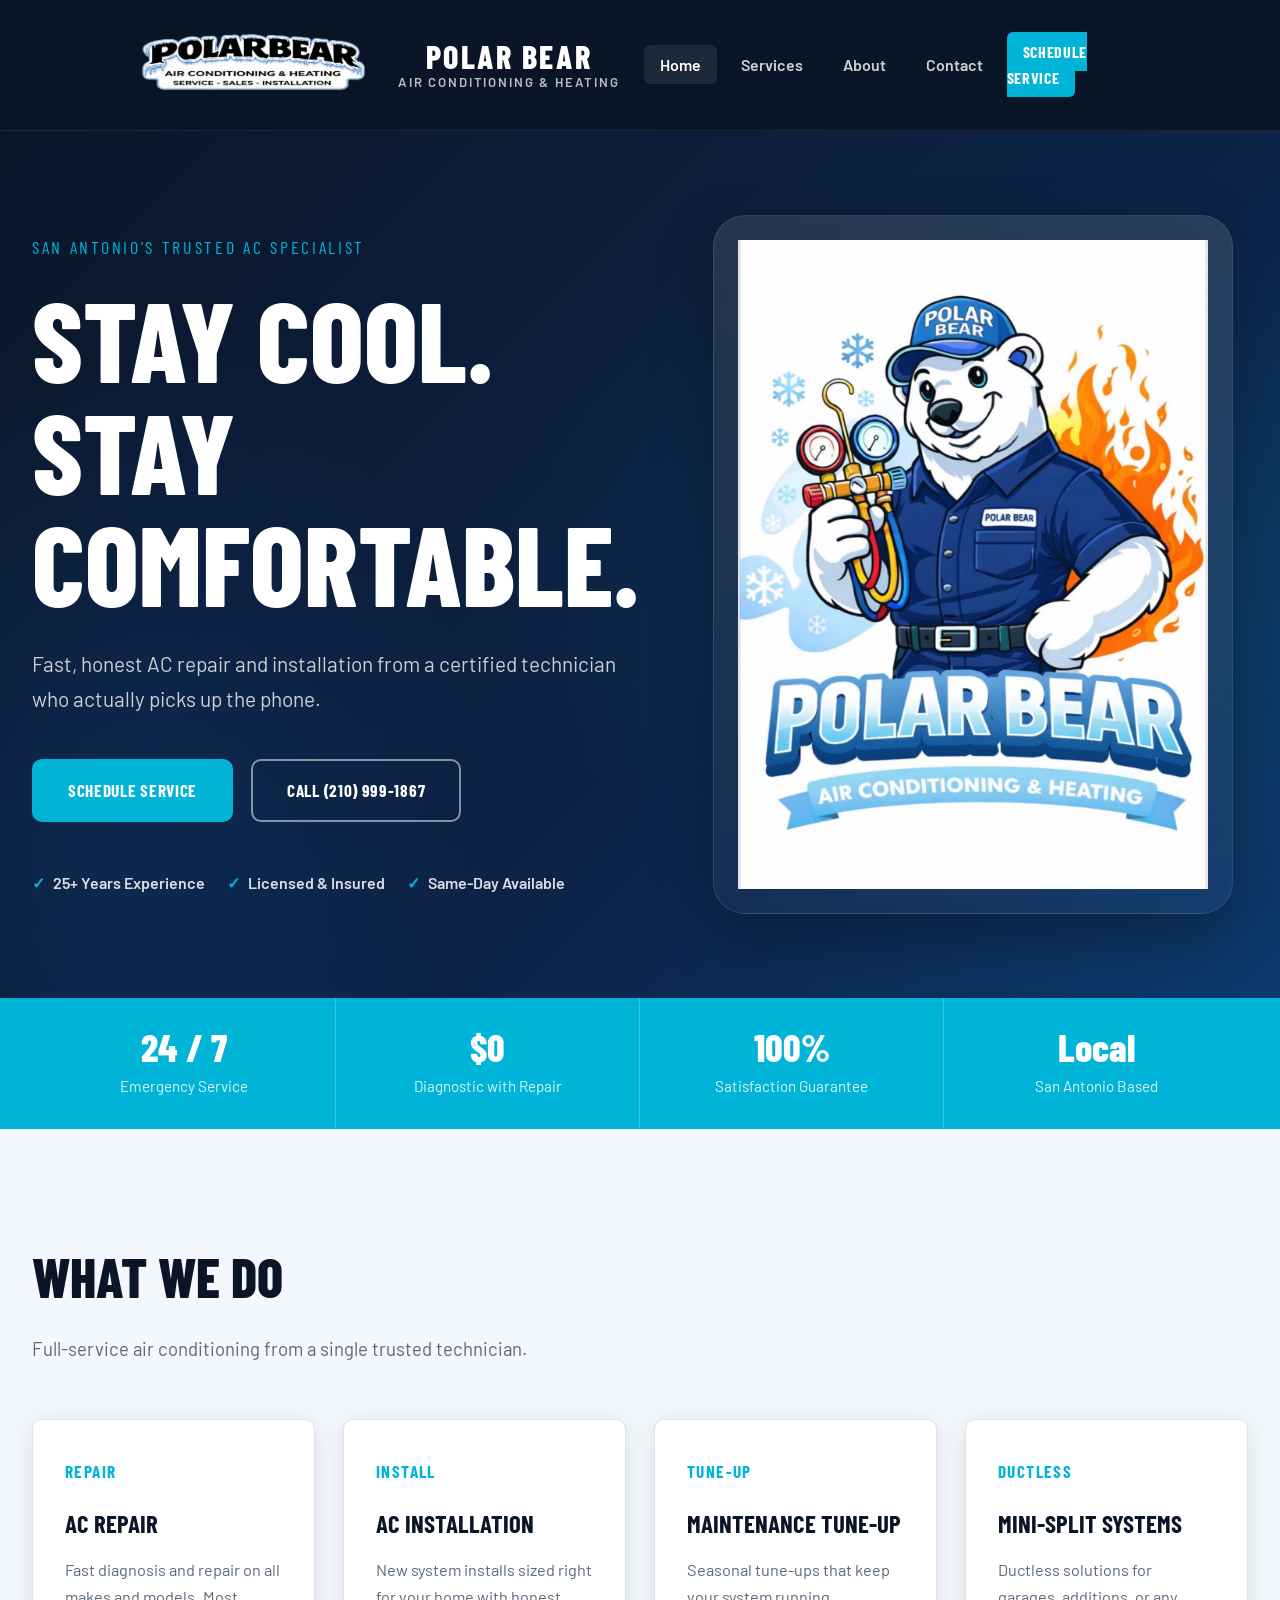
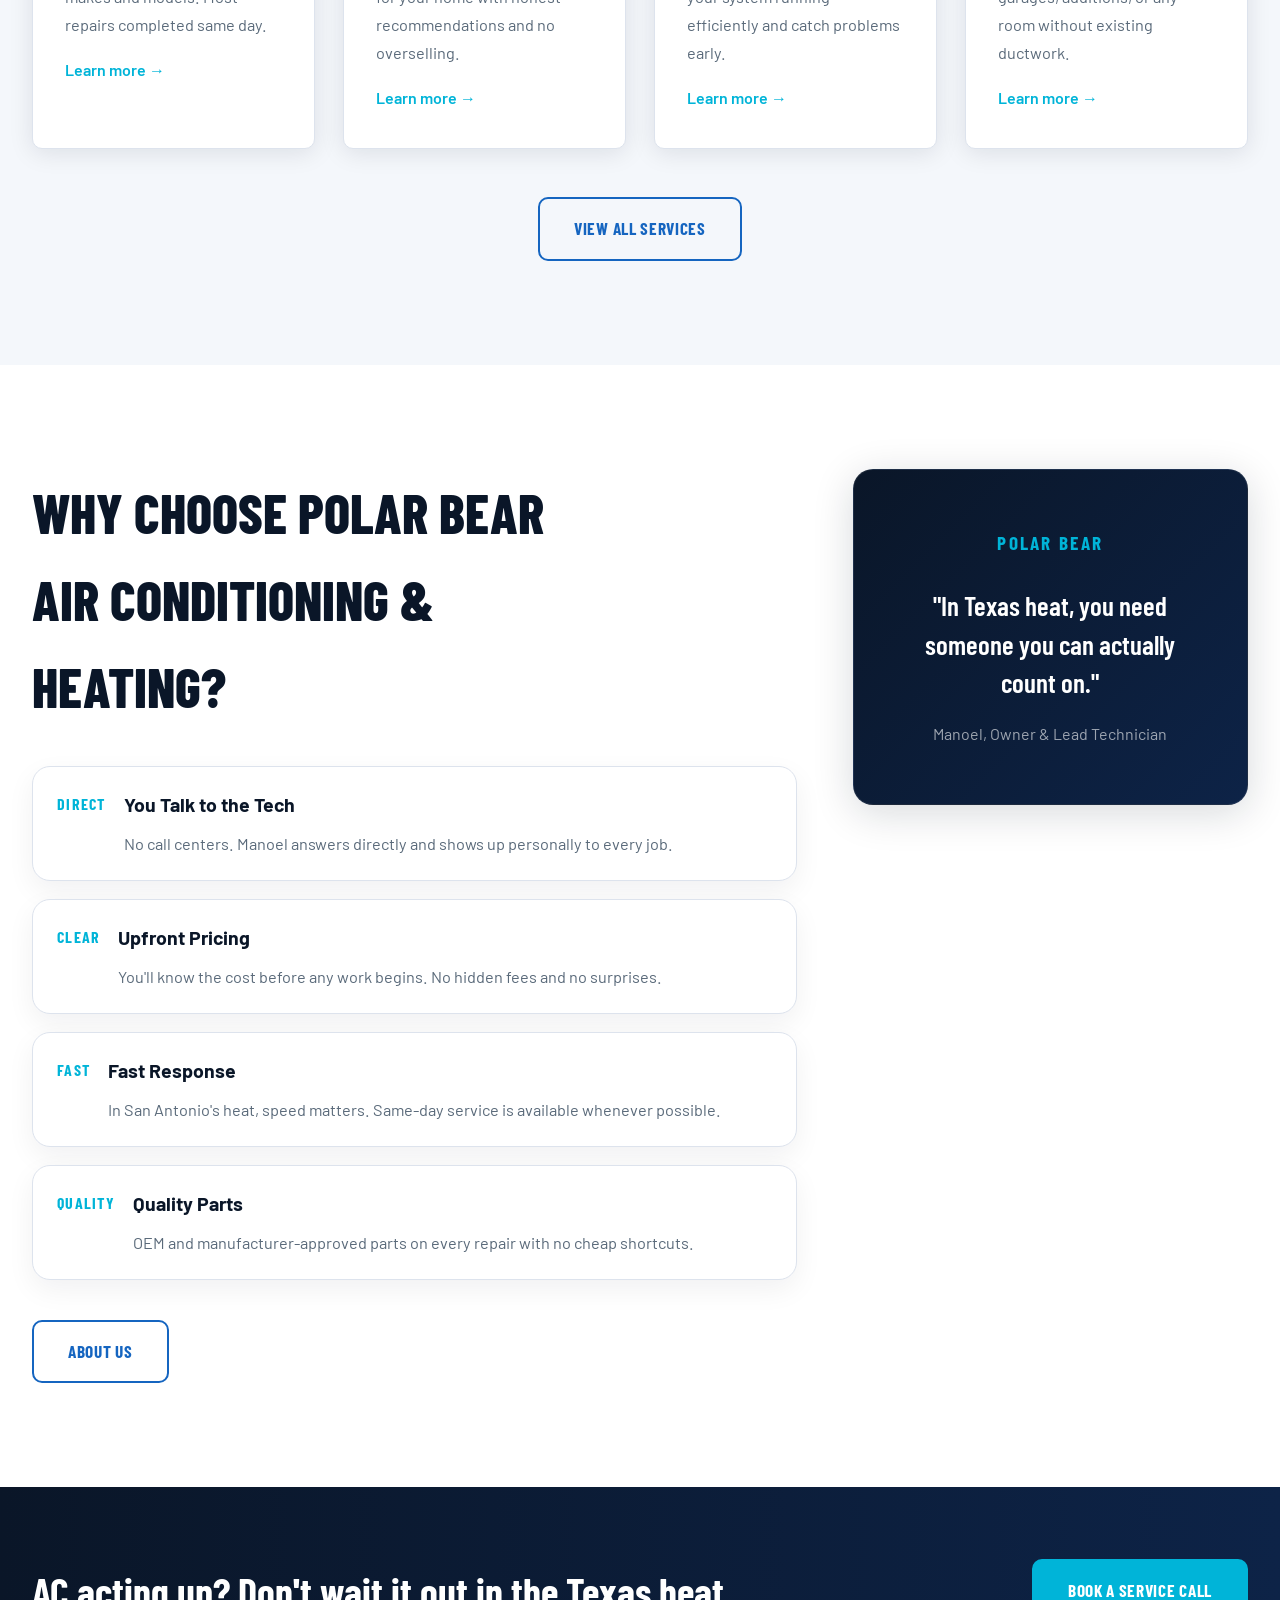
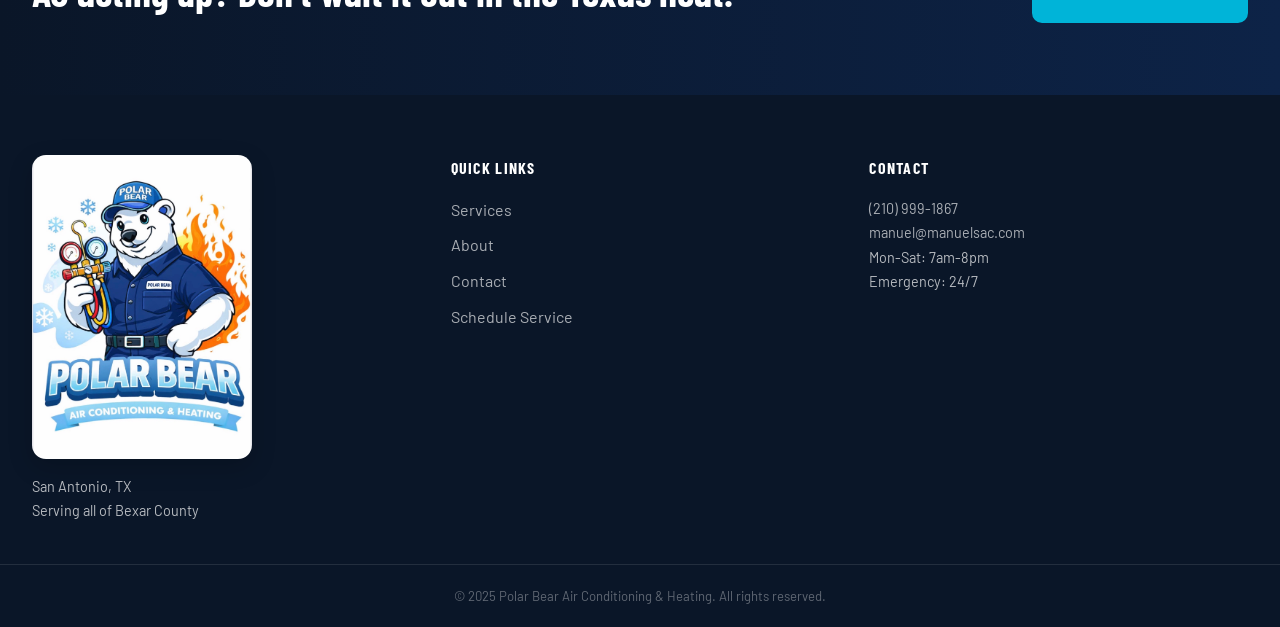
<file: index.html>
<!DOCTYPE html>
<html lang="en">
<head>
  <meta charset="UTF-8" />
  <meta name="viewport" content="width=device-width, initial-scale=1.0" />
  <title>Polar Bear Air Conditioning & Heating | San Antonio, TX</title>
  <meta name="description" content="Polar Bear Air Conditioning & Heating provides AC repair, installation, tune-ups, and mini-split service in San Antonio, Texas with fast response and honest pricing." />
  <link rel="icon" type="image/jpeg" href="assets/polar-bear-logo.jpg" />
  <link rel="stylesheet" href="css/style.css" />
  <link rel="preconnect" href="https://fonts.googleapis.com" />
  <link rel="preconnect" href="https://fonts.gstatic.com" crossorigin />
  <link href="https://fonts.googleapis.com/css2?family=Barlow+Condensed:wght@400;600;700;800&family=Barlow:wght@400;500;600&display=swap" rel="stylesheet" />
</head>
<body>

  <!-- NAV -->
  <header class="site-header">
    <nav class="nav container">
      <a href="index.html" class="nav-logo" aria-label="Polar Bear Air Conditioning & Heating home">
        <img src="assets/polar-bear-header-logo.png" alt="Polar Bear Air Conditioning & Heating logo" class="nav-logo-image" />
        <span class="nav-logo-text">
          <span class="nav-logo-name">Polar Bear</span>
          <span class="nav-logo-tagline">Air Conditioning &amp; Heating</span>
        </span>
      </a>
      <button class="nav-toggle" id="navToggle" aria-label="Toggle menu" aria-expanded="false">
        <span></span><span></span><span></span>
      </button>
      <ul class="nav-links" id="navLinks">
        <li><a href="index.html" class="active">Home</a></li>
        <li><a href="services.html">Services</a></li>
        <li><a href="about.html">About</a></li>
        <li><a href="contact.html">Contact</a></li>
        <li><a href="contact.html#schedule" class="nav-cta">Schedule Service</a></li>
      </ul>
    </nav>
  </header>

  <!-- HERO -->
  <section class="hero">
    <div class="hero-bg"></div>
    <div class="container hero-content">
      <div class="hero-layout">
        <div class="hero-copy">
          <p class="hero-eyebrow">San Antonio's Trusted AC Specialist</p>
          <h1 class="hero-title">Stay Cool.<br />Stay Comfortable.</h1>
          <p class="hero-sub">Fast, honest AC repair and installation from a certified technician who actually picks up the phone.</p>
          <div class="hero-actions">
            <a href="contact.html#schedule" class="btn btn-primary">Schedule Service</a>
            <a href="tel:+12109991867" class="btn btn-outline">Call (210) 999-1867</a>
          </div>
          <div class="hero-badges">
            <div class="badge"><span>&#10003;</span> 25+ Years Experience</div>
            <div class="badge"><span>&#10003;</span> Licensed &amp; Insured</div>
            <div class="badge"><span>&#10003;</span> Same-Day Available</div>
          </div>
        </div>
        <div class="hero-visual">
          <div class="hero-image-frame">
            <img src="assets/polar-bear-logo.jpg" alt="Polar Bear mascot holding HVAC gauges" class="hero-image" />
          </div>
        </div>
      </div>
    </div>
  </section>

  <!-- TRUST BAR -->
  <div class="trust-bar">
    <div class="container trust-grid">
      <div class="trust-item">
        <strong>24 / 7</strong>
        <span>Emergency Service</span>
      </div>
      <div class="trust-item">
        <strong>$0</strong>
        <span>Diagnostic with Repair</span>
      </div>
      <div class="trust-item">
        <strong>100%</strong>
        <span>Satisfaction Guarantee</span>
      </div>
      <div class="trust-item">
        <strong>Local</strong>
        <span>San Antonio Based</span>
      </div>
    </div>
  </div>

  <!-- SERVICES PREVIEW -->
  <section class="section services-preview">
    <div class="container">
      <h2 class="section-title">What We Do</h2>
      <p class="section-sub">Full-service air conditioning from a single trusted technician.</p>
      <div class="services-grid">
        <a href="services.html#repair" class="service-card">
          <div class="service-icon">Repair</div>
          <h3>AC Repair</h3>
          <p>Fast diagnosis and repair on all makes and models. Most repairs completed same day.</p>
          <span class="card-link">Learn more &rarr;</span>
        </a>
        <a href="services.html#install" class="service-card">
          <div class="service-icon">Install</div>
          <h3>AC Installation</h3>
          <p>New system installs sized right for your home with honest recommendations and no overselling.</p>
          <span class="card-link">Learn more &rarr;</span>
        </a>
        <a href="services.html#maintenance" class="service-card">
          <div class="service-icon">Tune-Up</div>
          <h3>Maintenance Tune-Up</h3>
          <p>Seasonal tune-ups that keep your system running efficiently and catch problems early.</p>
          <span class="card-link">Learn more &rarr;</span>
        </a>
        <a href="services.html#mini-split" class="service-card">
          <div class="service-icon">Ductless</div>
          <h3>Mini-Split Systems</h3>
          <p>Ductless solutions for garages, additions, or any room without existing ductwork.</p>
          <span class="card-link">Learn more &rarr;</span>
        </a>
      </div>
      <div class="section-cta">
        <a href="services.html" class="btn btn-secondary">View All Services</a>
      </div>
    </div>
  </section>

  <!-- WHY US -->
  <section class="section why-us">
    <div class="container why-grid">
      <div class="why-text">
        <h2 class="section-title">Why Choose Polar Bear Air Conditioning & Heating?</h2>
        <ul class="why-list">
          <li>
            <span class="why-icon">Direct</span>
            <div>
              <strong>You Talk to the Tech</strong>
              <p>No call centers. Manoel answers directly and shows up personally to every job.</p>
            </div>
          </li>
          <li>
            <span class="why-icon">Clear</span>
            <div>
              <strong>Upfront Pricing</strong>
              <p>You'll know the cost before any work begins. No hidden fees and no surprises.</p>
            </div>
          </li>
          <li>
            <span class="why-icon">Fast</span>
            <div>
              <strong>Fast Response</strong>
              <p>In San Antonio's heat, speed matters. Same-day service is available whenever possible.</p>
            </div>
          </li>
          <li>
            <span class="why-icon">Quality</span>
            <div>
              <strong>Quality Parts</strong>
              <p>OEM and manufacturer-approved parts on every repair with no cheap shortcuts.</p>
            </div>
          </li>
        </ul>
        <a href="about.html" class="btn btn-secondary">About Us</a>
      </div>
      <div class="why-visual">
        <div class="visual-card">
          <div class="visual-icon">Polar Bear</div>
          <p class="visual-quote">"In Texas heat, you need someone you can actually count on."</p>
          <p class="visual-name">Manoel, Owner &amp; Lead Technician</p>
        </div>
      </div>
    </div>
  </section>

  <!-- CTA STRIP -->
  <section class="cta-strip">
    <div class="container cta-strip-inner">
      <h2>AC acting up? Don't wait it out in the Texas heat.</h2>
      <a href="contact.html#schedule" class="btn btn-primary">Book a Service Call</a>
    </div>
  </section>

  <!-- FOOTER -->
  <footer class="site-footer">
    <div class="container footer-grid">
      <div>
        <a href="index.html" class="footer-logo" aria-label="Polar Bear Air Conditioning & Heating home">
          <img src="assets/polar-bear-logo.jpg" alt="Polar Bear Air Conditioning & Heating logo" class="footer-logo-image" />
          <span class="sr-only">Polar Bear Air Conditioning & Heating</span>
        </a>
        <p>San Antonio, TX<br />Serving all of Bexar County</p>
      </div>
      <div>
        <h4>Quick Links</h4>
        <ul>
          <li><a href="services.html">Services</a></li>
          <li><a href="about.html">About</a></li>
          <li><a href="contact.html">Contact</a></li>
          <li><a href="contact.html#schedule">Schedule Service</a></li>
        </ul>
      </div>
      <div>
        <h4>Contact</h4>
        <p><a href="tel:+12109991867">(210) 999-1867</a></p>
        <p><a href="mailto:manuel@manuelsac.com">manuel@manuelsac.com</a></p>
        <p>Mon-Sat: 7am-8pm<br />Emergency: 24/7</p>
      </div>
    </div>
    <div class="footer-bottom container">
      <p>&copy; 2025 Polar Bear Air Conditioning &amp; Heating. All rights reserved.</p>
    </div>
  </footer>

  <script src="js/main.js"></script>
</body>
</html>
</file>
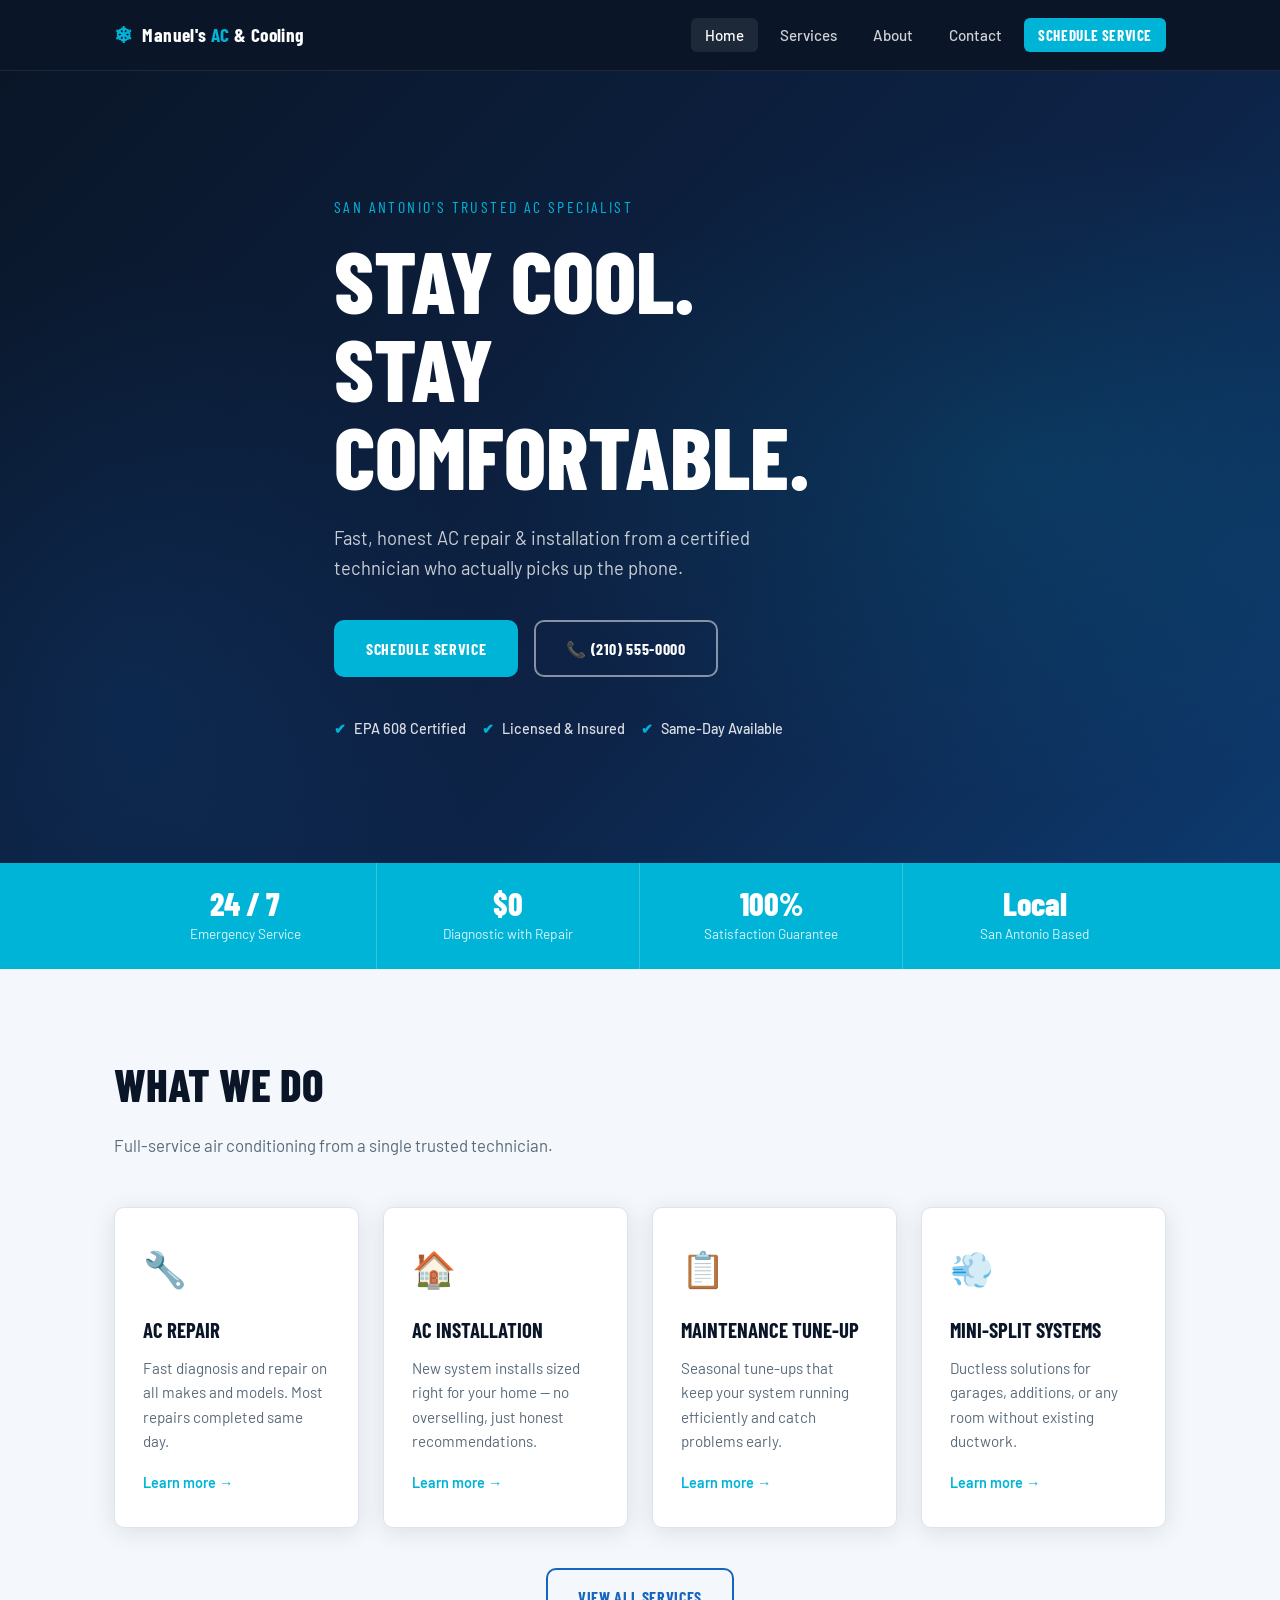
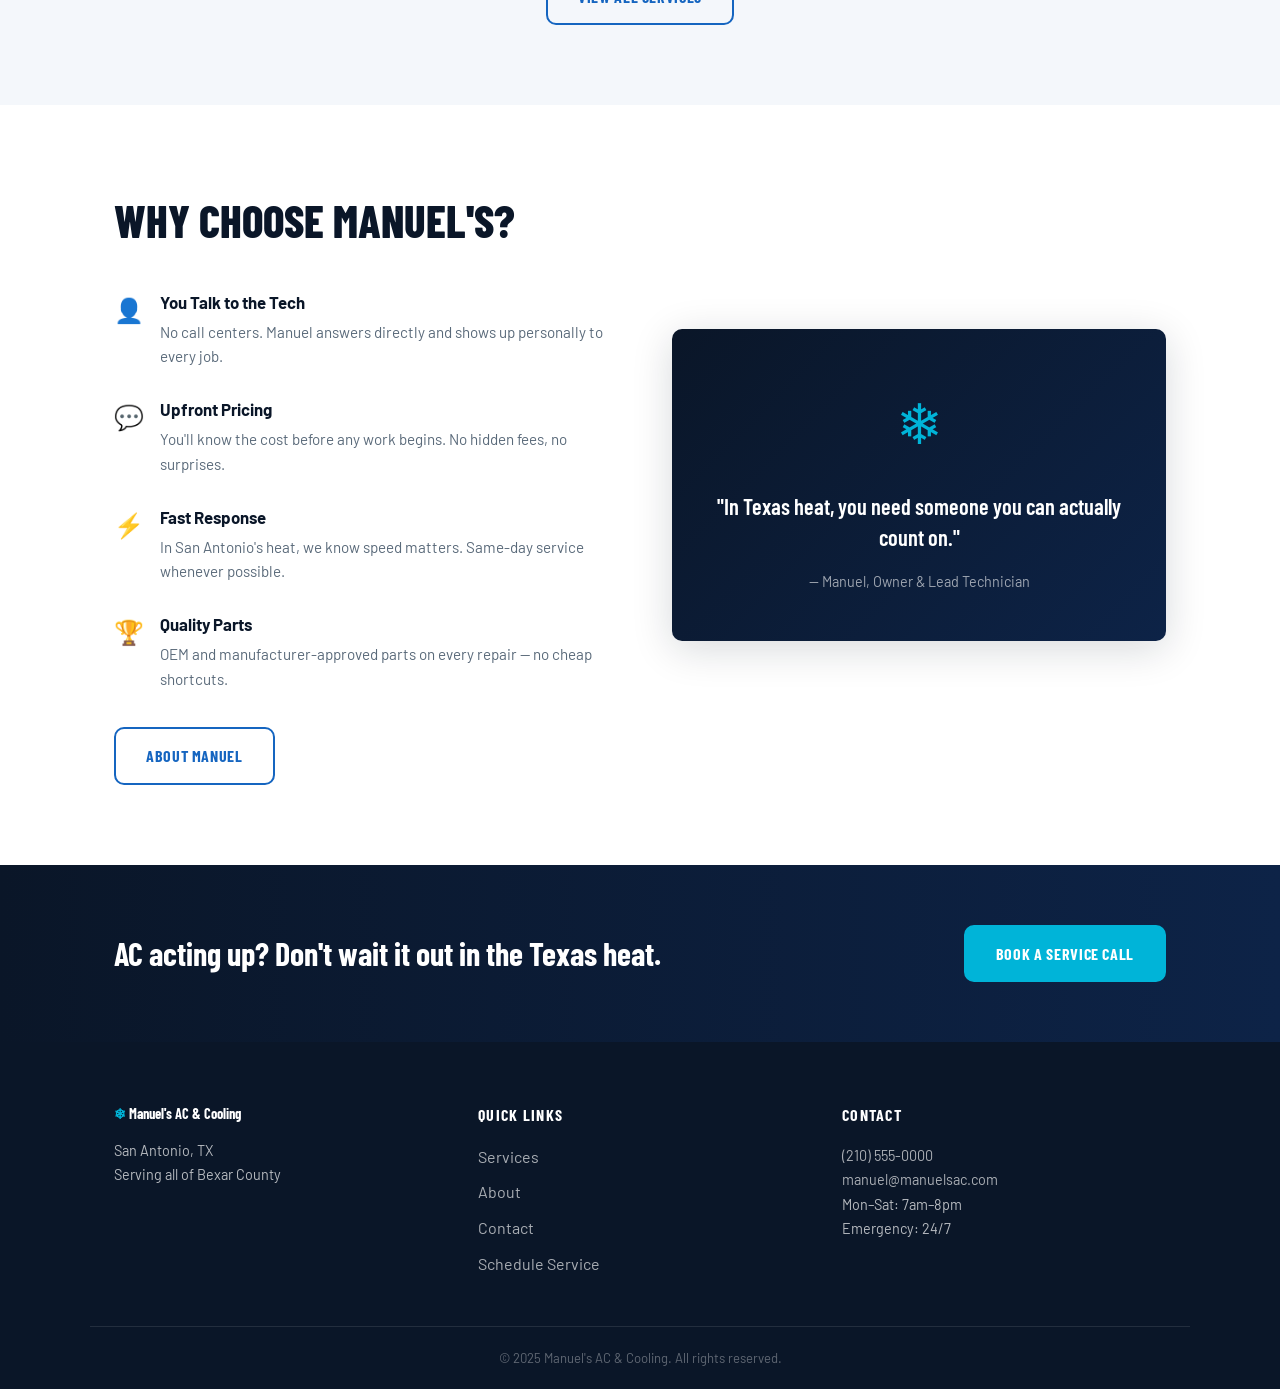
<file: manuel-ac/index.html>
<!DOCTYPE html>
<html lang="en">
<head>
  <meta charset="UTF-8" />
  <meta name="viewport" content="width=device-width, initial-scale=1.0" />
  <title>Manuel's AC & Cooling | San Antonio, TX</title>
  <link rel="stylesheet" href="css/style.css" />
  <link rel="preconnect" href="https://fonts.googleapis.com">
  <link rel="preconnect" href="https://fonts.gstatic.com" crossorigin>
  <link href="https://fonts.googleapis.com/css2?family=Barlow+Condensed:wght@400;600;700;800&family=Barlow:wght@400;500;600&display=swap" rel="stylesheet">
</head>
<body>

  <!-- NAV -->
  <header class="site-header">
    <nav class="nav container">
      <a href="index.html" class="nav-logo">
        <span class="logo-icon">❄</span>
        <span class="logo-text">Manuel's <span class="accent">AC</span> & Cooling</span>
      </a>
      <button class="nav-toggle" id="navToggle" aria-label="Toggle menu">
        <span></span><span></span><span></span>
      </button>
      <ul class="nav-links" id="navLinks">
        <li><a href="index.html" class="active">Home</a></li>
        <li><a href="services.html">Services</a></li>
        <li><a href="about.html">About</a></li>
        <li><a href="contact.html">Contact</a></li>
        <li><a href="contact.html#schedule" class="nav-cta">Schedule Service</a></li>
      </ul>
    </nav>
  </header>

  <!-- HERO -->
  <section class="hero">
    <div class="hero-bg"></div>
    <div class="container hero-content">
      <p class="hero-eyebrow">San Antonio's Trusted AC Specialist</p>
      <h1 class="hero-title">Stay Cool.<br>Stay Comfortable.</h1>
      <p class="hero-sub">Fast, honest AC repair &amp; installation from a certified technician who actually picks up the phone.</p>
      <div class="hero-actions">
        <a href="contact.html#schedule" class="btn btn-primary">Schedule Service</a>
        <a href="tel:+12105550000" class="btn btn-outline">📞 (210) 555-0000</a>
      </div>
      <div class="hero-badges">
        <div class="badge"><span>✔</span> EPA 608 Certified</div>
        <div class="badge"><span>✔</span> Licensed &amp; Insured</div>
        <div class="badge"><span>✔</span> Same-Day Available</div>
      </div>
    </div>
  </section>

  <!-- TRUST BAR -->
  <div class="trust-bar">
    <div class="container trust-grid">
      <div class="trust-item">
        <strong>24 / 7</strong>
        <span>Emergency Service</span>
      </div>
      <div class="trust-item">
        <strong>$0</strong>
        <span>Diagnostic with Repair</span>
      </div>
      <div class="trust-item">
        <strong>100%</strong>
        <span>Satisfaction Guarantee</span>
      </div>
      <div class="trust-item">
        <strong>Local</strong>
        <span>San Antonio Based</span>
      </div>
    </div>
  </div>

  <!-- SERVICES PREVIEW -->
  <section class="section services-preview">
    <div class="container">
      <h2 class="section-title">What We Do</h2>
      <p class="section-sub">Full-service air conditioning from a single trusted technician.</p>
      <div class="services-grid">
        <a href="services.html#repair" class="service-card">
          <div class="service-icon">🔧</div>
          <h3>AC Repair</h3>
          <p>Fast diagnosis and repair on all makes and models. Most repairs completed same day.</p>
          <span class="card-link">Learn more →</span>
        </a>
        <a href="services.html#install" class="service-card">
          <div class="service-icon">🏠</div>
          <h3>AC Installation</h3>
          <p>New system installs sized right for your home — no overselling, just honest recommendations.</p>
          <span class="card-link">Learn more →</span>
        </a>
        <a href="services.html#maintenance" class="service-card">
          <div class="service-icon">📋</div>
          <h3>Maintenance Tune-Up</h3>
          <p>Seasonal tune-ups that keep your system running efficiently and catch problems early.</p>
          <span class="card-link">Learn more →</span>
        </a>
        <a href="services.html#mini-split" class="service-card">
          <div class="service-icon">💨</div>
          <h3>Mini-Split Systems</h3>
          <p>Ductless solutions for garages, additions, or any room without existing ductwork.</p>
          <span class="card-link">Learn more →</span>
        </a>
      </div>
      <div class="section-cta">
        <a href="services.html" class="btn btn-secondary">View All Services</a>
      </div>
    </div>
  </section>

  <!-- WHY US -->
  <section class="section why-us">
    <div class="container why-grid">
      <div class="why-text">
        <h2 class="section-title">Why Choose Manuel's?</h2>
        <ul class="why-list">
          <li>
            <span class="why-icon">👤</span>
            <div>
              <strong>You Talk to the Tech</strong>
              <p>No call centers. Manuel answers directly and shows up personally to every job.</p>
            </div>
          </li>
          <li>
            <span class="why-icon">💬</span>
            <div>
              <strong>Upfront Pricing</strong>
              <p>You'll know the cost before any work begins. No hidden fees, no surprises.</p>
            </div>
          </li>
          <li>
            <span class="why-icon">⚡</span>
            <div>
              <strong>Fast Response</strong>
              <p>In San Antonio's heat, we know speed matters. Same-day service whenever possible.</p>
            </div>
          </li>
          <li>
            <span class="why-icon">🏆</span>
            <div>
              <strong>Quality Parts</strong>
              <p>OEM and manufacturer-approved parts on every repair — no cheap shortcuts.</p>
            </div>
          </li>
        </ul>
        <a href="about.html" class="btn btn-secondary">About Manuel</a>
      </div>
      <div class="why-visual">
        <div class="visual-card">
          <div class="visual-icon">❄</div>
          <p class="visual-quote">"In Texas heat, you need someone you can actually count on."</p>
          <p class="visual-name">— Manuel, Owner & Lead Technician</p>
        </div>
      </div>
    </div>
  </section>

  <!-- CTA STRIP -->
  <section class="cta-strip">
    <div class="container cta-strip-inner">
      <h2>AC acting up? Don't wait it out in the Texas heat.</h2>
      <a href="contact.html#schedule" class="btn btn-primary">Book a Service Call</a>
    </div>
  </section>

  <!-- FOOTER -->
  <footer class="site-footer">
    <div class="container footer-grid">
      <div>
        <p class="footer-logo"><span class="accent">❄</span> Manuel's AC &amp; Cooling</p>
        <p>San Antonio, TX<br>Serving all of Bexar County</p>
      </div>
      <div>
        <h4>Quick Links</h4>
        <ul>
          <li><a href="services.html">Services</a></li>
          <li><a href="about.html">About</a></li>
          <li><a href="contact.html">Contact</a></li>
          <li><a href="contact.html#schedule">Schedule Service</a></li>
        </ul>
      </div>
      <div>
        <h4>Contact</h4>
        <p><a href="tel:+12105550000">(210) 555-0000</a></p>
        <p><a href="mailto:manuel@manuelsac.com">manuel@manuelsac.com</a></p>
        <p>Mon–Sat: 7am–8pm<br>Emergency: 24/7</p>
      </div>
    </div>
    <div class="footer-bottom container">
      <p>© 2025 Manuel's AC & Cooling. All rights reserved.</p>
    </div>
  </footer>

  <script src="js/main.js"></script>
</body>
</html>
</file>
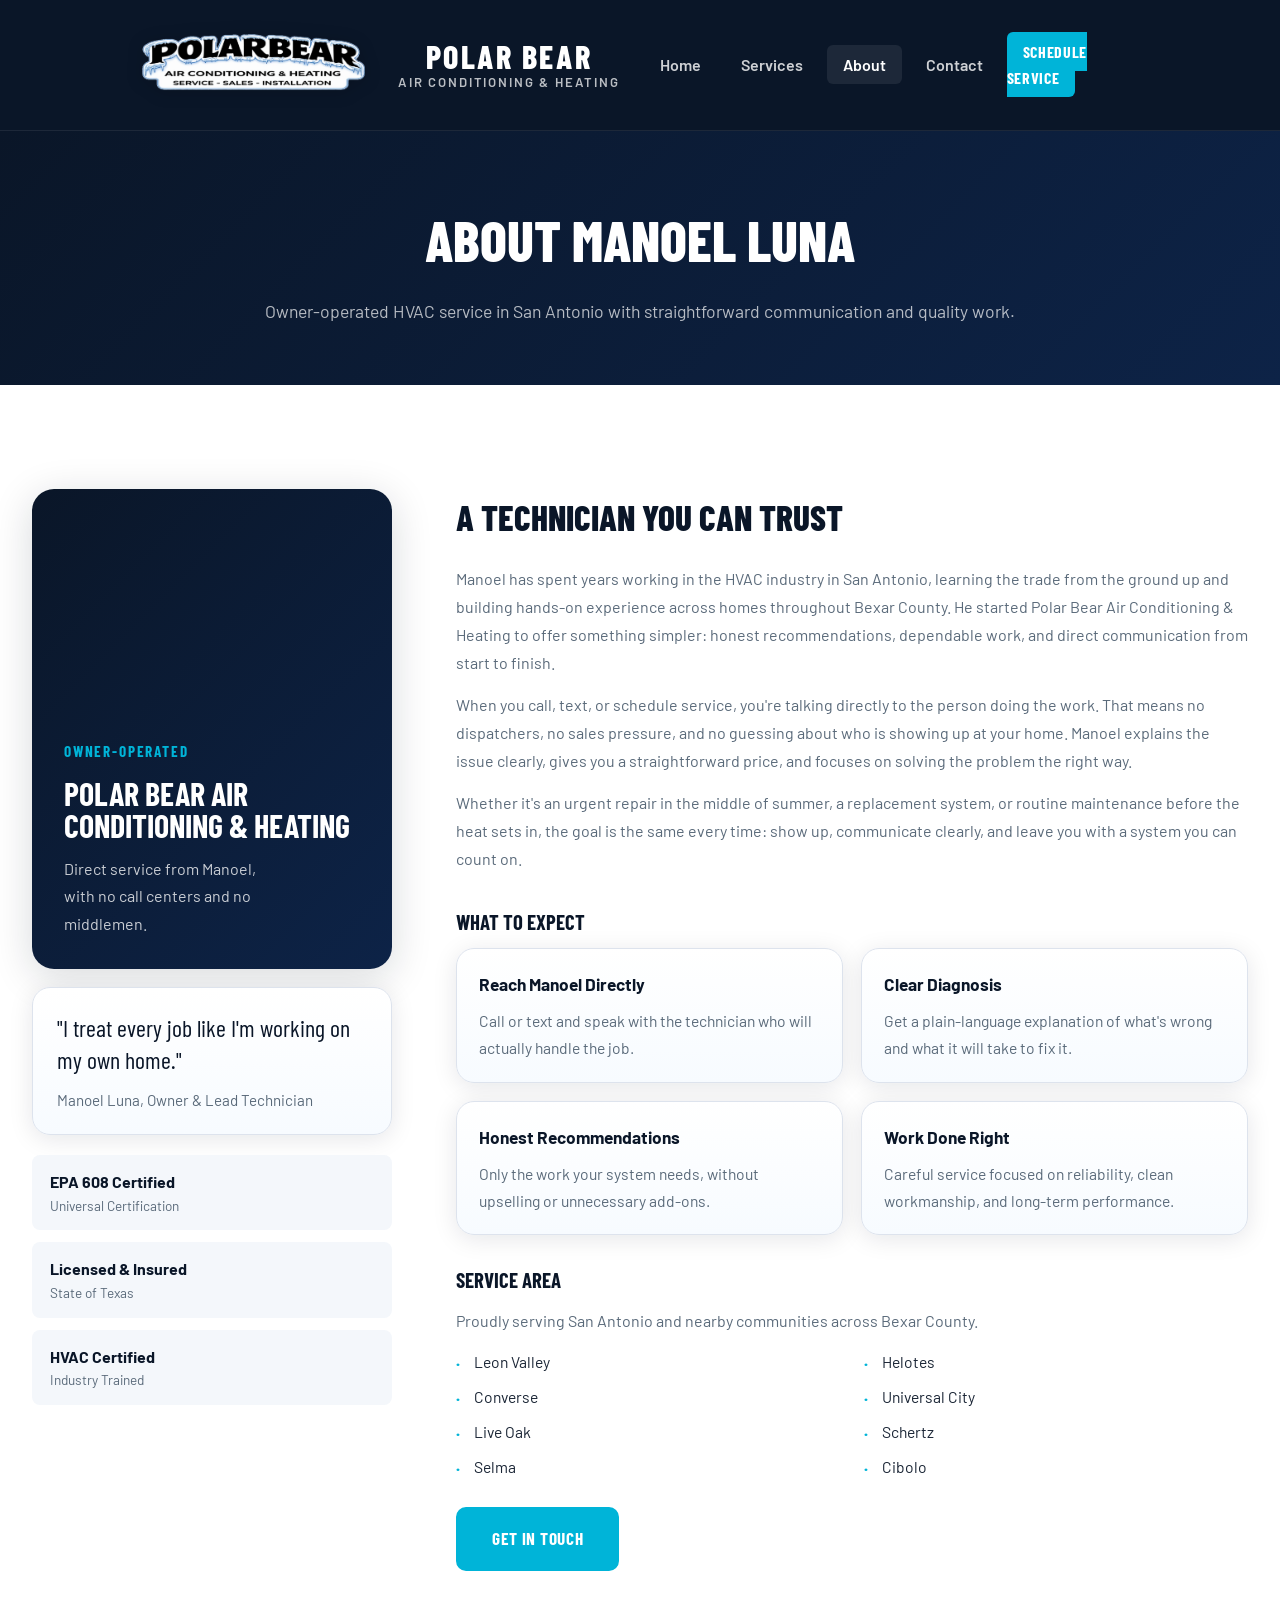
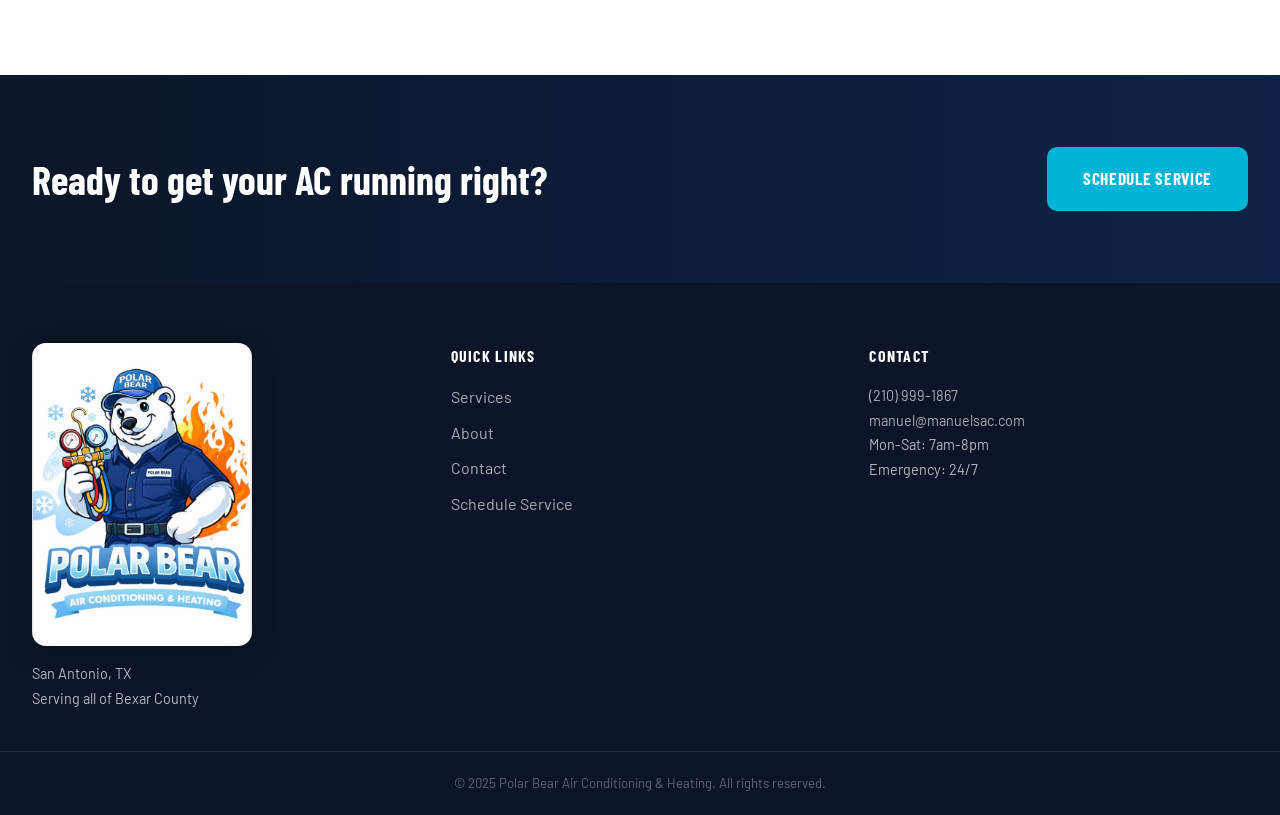
<file: about.html>
<!DOCTYPE html>
<html lang="en">
<head>
  <meta charset="UTF-8" />
  <meta name="viewport" content="width=device-width, initial-scale=1.0" />
  <title>About Polar Bear Air Conditioning & Heating | San Antonio, TX</title>
  <meta name="description" content="Learn more about Polar Bear Air Conditioning & Heating, a local San Antonio HVAC company focused on honest service, direct communication, and quality work." />
  <link rel="icon" type="image/jpeg" href="assets/polar-bear-logo.jpg" />
  <link rel="stylesheet" href="css/style.css" />
  <link rel="preconnect" href="https://fonts.googleapis.com" />
  <link rel="preconnect" href="https://fonts.gstatic.com" crossorigin />
  <link href="https://fonts.googleapis.com/css2?family=Barlow+Condensed:wght@400;600;700;800&family=Barlow:wght@400;500;600&display=swap" rel="stylesheet" />
</head>
<body>

  <header class="site-header">
    <nav class="nav container">
      <a href="index.html" class="nav-logo" aria-label="Polar Bear Air Conditioning & Heating home">
        <img src="assets/polar-bear-header-logo.png" alt="Polar Bear Air Conditioning & Heating logo" class="nav-logo-image" />
        <span class="nav-logo-text">
          <span class="nav-logo-name">Polar Bear</span>
          <span class="nav-logo-tagline">Air Conditioning &amp; Heating</span>
        </span>
      </a>
      <button class="nav-toggle" id="navToggle" aria-label="Toggle menu" aria-expanded="false">
        <span></span><span></span><span></span>
      </button>
      <ul class="nav-links" id="navLinks">
        <li><a href="index.html">Home</a></li>
        <li><a href="services.html">Services</a></li>
        <li><a href="about.html" class="active">About</a></li>
        <li><a href="contact.html">Contact</a></li>
        <li><a href="contact.html#schedule" class="nav-cta">Schedule Service</a></li>
      </ul>
    </nav>
  </header>

  <section class="page-hero">
    <div class="container">
      <h1>About Manoel Luna</h1>
      <p>Owner-operated HVAC service in San Antonio with straightforward communication and quality work.</p>
    </div>
  </section>

  <section class="section">
    <div class="container about-grid">
      <div class="about-photo-block">
        <div class="about-photo-placeholder">
          <span class="about-placeholder-kicker">Owner-Operated</span>
          <strong>Polar Bear Air Conditioning &amp; Heating</strong>
          <p>Direct service from Manoel, with no call centers and no middlemen.</p>
        </div>
        <div class="about-quote-card">
          <p>"I treat every job like I'm working on my own home."</p>
          <span>Manoel Luna, Owner &amp; Lead Technician</span>
        </div>
        <div class="about-creds">
          <div class="cred-item">
            <strong>EPA 608 Certified</strong>
            <span>Universal Certification</span>
          </div>
          <div class="cred-item">
            <strong>Licensed &amp; Insured</strong>
            <span>State of Texas</span>
          </div>
          <div class="cred-item">
            <strong>HVAC Certified</strong>
            <span>Industry Trained</span>
          </div>
        </div>
      </div>
      <div class="about-text">
        <h2>A Technician You Can Trust</h2>
        <p>Manoel has spent years working in the HVAC industry in San Antonio, learning the trade from the ground up and building hands-on experience across homes throughout Bexar County. He started Polar Bear Air Conditioning &amp; Heating to offer something simpler: honest recommendations, dependable work, and direct communication from start to finish.</p>
        <p>When you call, text, or schedule service, you're talking directly to the person doing the work. That means no dispatchers, no sales pressure, and no guessing about who is showing up at your home. Manoel explains the issue clearly, gives you a straightforward price, and focuses on solving the problem the right way.</p>
        <p>Whether it's an urgent repair in the middle of summer, a replacement system, or routine maintenance before the heat sets in, the goal is the same every time: show up, communicate clearly, and leave you with a system you can count on.</p>

        <div class="about-expect">
          <h3>What to Expect</h3>
          <div class="about-expect-grid">
            <div class="about-expect-item">
              <strong>Reach Manoel Directly</strong>
              <p>Call or text and speak with the technician who will actually handle the job.</p>
            </div>
            <div class="about-expect-item">
              <strong>Clear Diagnosis</strong>
              <p>Get a plain-language explanation of what's wrong and what it will take to fix it.</p>
            </div>
            <div class="about-expect-item">
              <strong>Honest Recommendations</strong>
              <p>Only the work your system needs, without upselling or unnecessary add-ons.</p>
            </div>
            <div class="about-expect-item">
              <strong>Work Done Right</strong>
              <p>Careful service focused on reliability, clean workmanship, and long-term performance.</p>
            </div>
          </div>
        </div>

        <h3>Service Area</h3>
        <p>Proudly serving San Antonio and nearby communities across Bexar County.</p>
        <ul class="area-list">
          <li>Leon Valley</li>
          <li>Helotes</li>
          <li>Converse</li>
          <li>Universal City</li>
          <li>Live Oak</li>
          <li>Schertz</li>
          <li>Selma</li>
          <li>Cibolo</li>
        </ul>
        <a href="contact.html" class="btn btn-primary">Get in Touch</a>
      </div>
    </div>
  </section>

  <section class="cta-strip">
    <div class="container cta-strip-inner">
      <h2>Ready to get your AC running right?</h2>
      <a href="contact.html#schedule" class="btn btn-primary">Schedule Service</a>
    </div>
  </section>

  <footer class="site-footer">
    <div class="container footer-grid">
      <div>
        <a href="index.html" class="footer-logo" aria-label="Polar Bear Air Conditioning & Heating home">
          <img src="assets/polar-bear-logo.jpg" alt="Polar Bear Air Conditioning & Heating logo" class="footer-logo-image" />
          <span class="sr-only">Polar Bear Air Conditioning & Heating</span>
        </a>
        <p>San Antonio, TX<br />Serving all of Bexar County</p>
      </div>
      <div>
        <h4>Quick Links</h4>
        <ul>
          <li><a href="services.html">Services</a></li>
          <li><a href="about.html">About</a></li>
          <li><a href="contact.html">Contact</a></li>
          <li><a href="contact.html#schedule">Schedule Service</a></li>
        </ul>
      </div>
      <div>
        <h4>Contact</h4>
        <p><a href="tel:+12109991867">(210) 999-1867</a></p>
        <p><a href="mailto:manuel@manuelsac.com">manuel@manuelsac.com</a></p>
        <p>Mon-Sat: 7am-8pm<br />Emergency: 24/7</p>
      </div>
    </div>
    <div class="footer-bottom container">
      <p>&copy; 2025 Polar Bear Air Conditioning &amp; Heating. All rights reserved.</p>
    </div>
  </footer>

  <script src="js/main.js"></script>
</body>
</html>
</file>
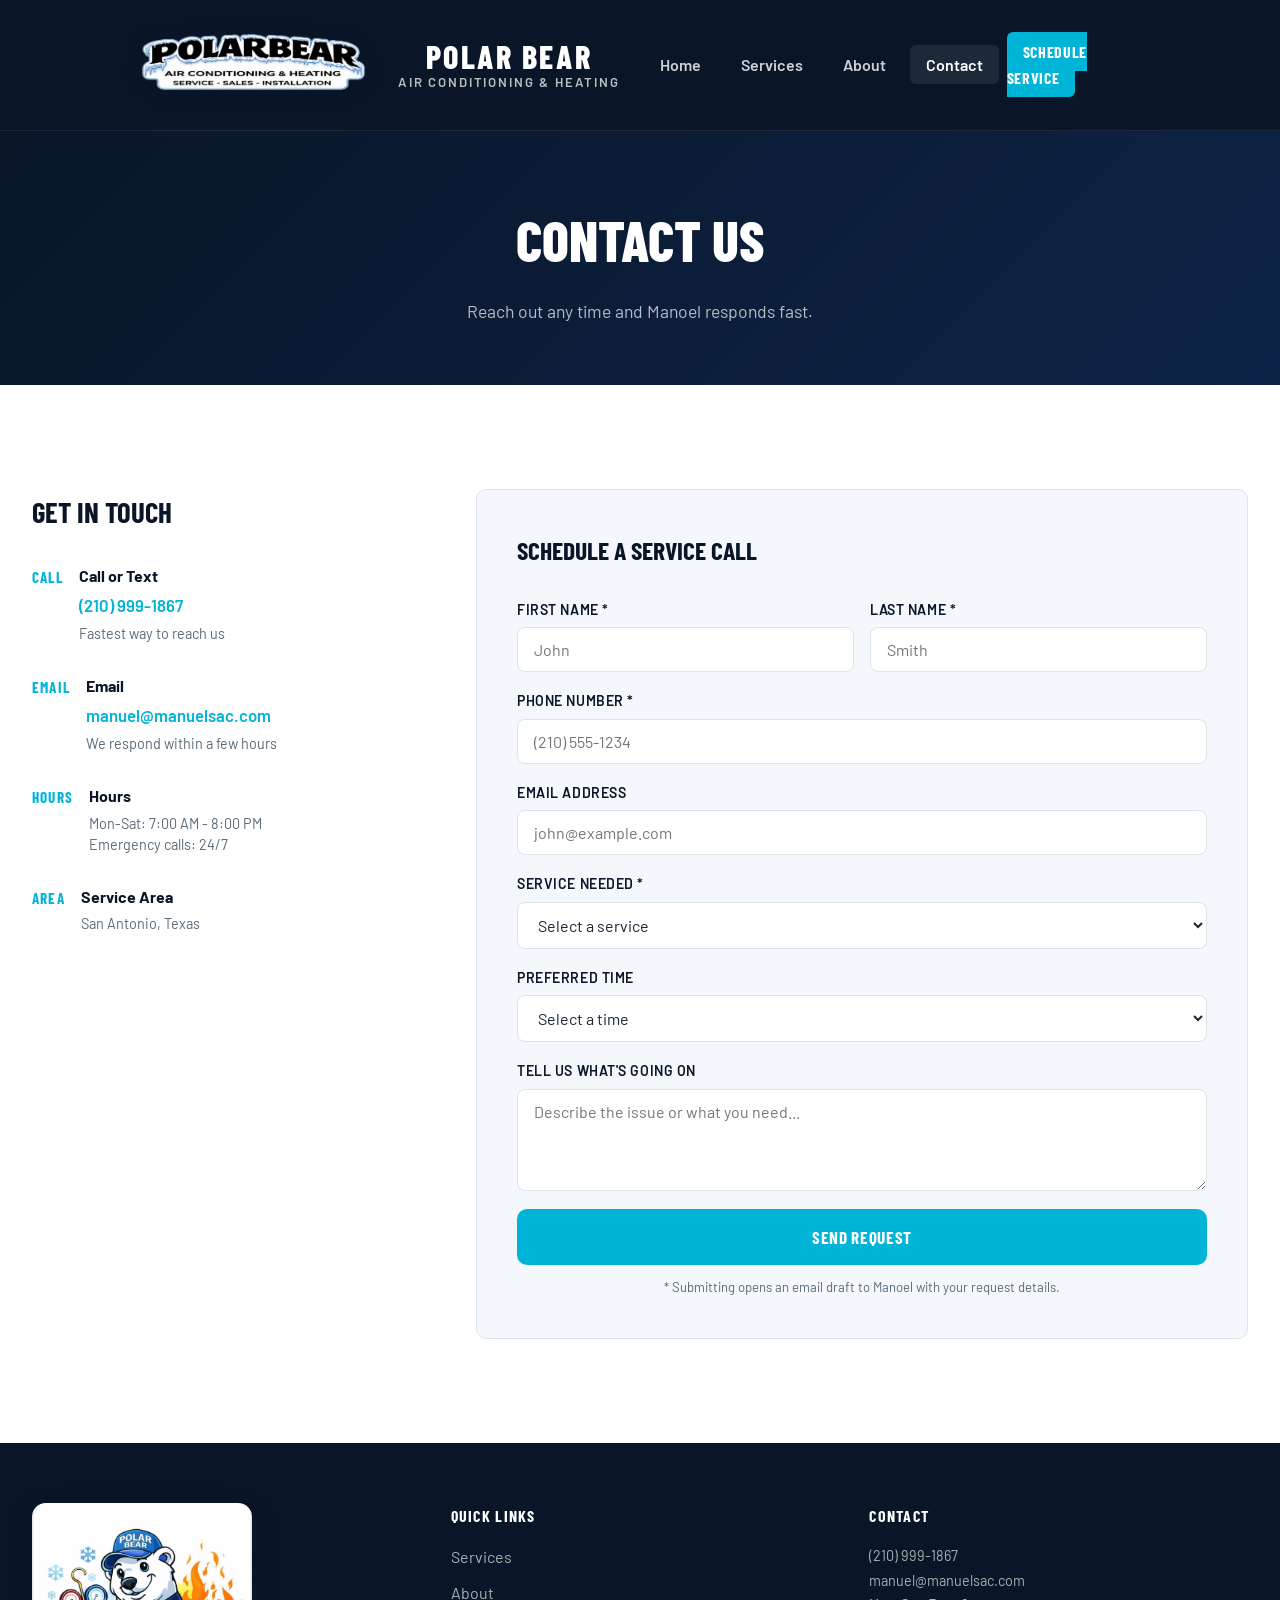
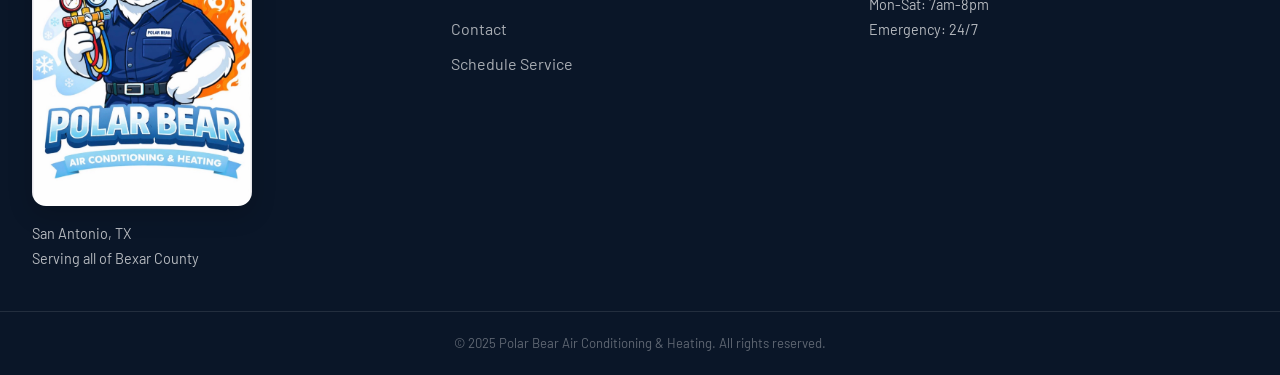
<file: contact.html>
<!DOCTYPE html>
<html lang="en">
<head>
  <meta charset="UTF-8" />
  <meta name="viewport" content="width=device-width, initial-scale=1.0" />
  <title>Contact Polar Bear Air Conditioning & Heating | San Antonio, TX</title>
  <meta name="description" content="Contact Polar Bear Air Conditioning & Heating for AC repair, installation, maintenance, and mini-split service in San Antonio, Texas." />
  <link rel="icon" type="image/jpeg" href="assets/polar-bear-logo.jpg" />
  <link rel="stylesheet" href="css/style.css" />
  <link rel="preconnect" href="https://fonts.googleapis.com" />
  <link rel="preconnect" href="https://fonts.gstatic.com" crossorigin />
  <link href="https://fonts.googleapis.com/css2?family=Barlow+Condensed:wght@400;600;700;800&family=Barlow:wght@400;500;600&display=swap" rel="stylesheet" />
</head>
<body>

  <header class="site-header">
    <nav class="nav container">
      <a href="index.html" class="nav-logo" aria-label="Polar Bear Air Conditioning & Heating home">
        <img src="assets/polar-bear-header-logo.png" alt="Polar Bear Air Conditioning & Heating logo" class="nav-logo-image" />
        <span class="nav-logo-text">
          <span class="nav-logo-name">Polar Bear</span>
          <span class="nav-logo-tagline">Air Conditioning &amp; Heating</span>
        </span>
      </a>
      <button class="nav-toggle" id="navToggle" aria-label="Toggle menu" aria-expanded="false">
        <span></span><span></span><span></span>
      </button>
      <ul class="nav-links" id="navLinks">
        <li><a href="index.html">Home</a></li>
        <li><a href="services.html">Services</a></li>
        <li><a href="about.html">About</a></li>
        <li><a href="contact.html" class="active">Contact</a></li>
        <li><a href="contact.html#schedule" class="nav-cta">Schedule Service</a></li>
      </ul>
    </nav>
  </header>

  <section class="page-hero">
    <div class="container">
      <h1>Contact Us</h1>
      <p>Reach out any time and Manoel responds fast.</p>
    </div>
  </section>

  <section class="section">
    <div class="container contact-layout">

      <div class="contact-info">
        <h2>Get in Touch</h2>
        <div class="contact-method">
          <span class="cm-icon">Call</span>
          <div>
            <strong>Call or Text</strong>
            <a href="tel:+12109991867">(210) 999-1867</a>
            <small>Fastest way to reach us</small>
          </div>
        </div>
        <div class="contact-method">
          <span class="cm-icon">Email</span>
          <div>
            <strong>Email</strong>
            <a href="mailto:manuel@manuelsac.com">manuel@manuelsac.com</a>
            <small>We respond within a few hours</small>
          </div>
        </div>
        <div class="contact-method">
          <span class="cm-icon">Hours</span>
          <div>
            <strong>Hours</strong>
            <p>Mon-Sat: 7:00 AM - 8:00 PM<br />Emergency calls: 24/7</p>
          </div>
        </div>
        <div class="contact-method">
          <span class="cm-icon">Area</span>
          <div>
            <strong>Service Area</strong>
            <p>San Antonio, Texas</p>
          </div>
        </div>
      </div>

      <div class="contact-form-wrap" id="schedule">
        <h2>Schedule a Service Call</h2>
        <form class="contact-form" id="contactForm">
          <div class="form-row">
            <div class="form-group">
              <label for="fname">First Name *</label>
              <input type="text" id="fname" name="fname" required placeholder="John" />
            </div>
            <div class="form-group">
              <label for="lname">Last Name *</label>
              <input type="text" id="lname" name="lname" required placeholder="Smith" />
            </div>
          </div>
          <div class="form-group">
            <label for="phone">Phone Number *</label>
            <input type="tel" id="phone" name="phone" required placeholder="(210) 555-1234" />
          </div>
          <div class="form-group">
            <label for="email">Email Address</label>
            <input type="email" id="email" name="email" placeholder="john@example.com" />
          </div>
          <div class="form-group">
            <label for="service">Service Needed *</label>
            <select id="service" name="service" required>
              <option value="" disabled selected>Select a service</option>
              <option>AC Repair</option>
              <option>AC Installation</option>
              <option>Maintenance / Tune-Up</option>
              <option>Mini-Split System</option>
              <option>Not sure - need a diagnosis</option>
              <option>Other</option>
            </select>
          </div>
          <div class="form-group">
            <label for="preferred">Preferred Time</label>
            <select id="preferred" name="preferred">
              <option value="" disabled selected>Select a time</option>
              <option>Morning (7am - 12pm)</option>
              <option>Afternoon (12pm - 5pm)</option>
              <option>Evening (5pm - 8pm)</option>
              <option>Emergency / ASAP</option>
            </select>
          </div>
          <div class="form-group">
            <label for="message">Tell us what's going on</label>
            <textarea id="message" name="message" rows="4" placeholder="Describe the issue or what you need..."></textarea>
          </div>
          <button type="submit" class="btn btn-primary btn-full">Send Request</button>
          <p class="form-note">* Submitting opens an email draft to Manoel with your request details.</p>
        </form>
        <div class="form-success" id="formSuccess" style="display:none;">
          <div class="success-icon">Almost There</div>
          <h3>Email Draft Ready</h3>
          <p>Your email app should open with your request details. If it doesn't, call (210) 999-1867 and we'll get you scheduled.</p>
        </div>
      </div>

    </div>
  </section>

  <footer class="site-footer">
    <div class="container footer-grid">
      <div>
        <a href="index.html" class="footer-logo" aria-label="Polar Bear Air Conditioning & Heating home">
          <img src="assets/polar-bear-logo.jpg" alt="Polar Bear Air Conditioning & Heating logo" class="footer-logo-image" />
          <span class="sr-only">Polar Bear Air Conditioning & Heating</span>
        </a>
        <p>San Antonio, TX<br />Serving all of Bexar County</p>
      </div>
      <div>
        <h4>Quick Links</h4>
        <ul>
          <li><a href="services.html">Services</a></li>
          <li><a href="about.html">About</a></li>
          <li><a href="contact.html">Contact</a></li>
          <li><a href="contact.html#schedule">Schedule Service</a></li>
        </ul>
      </div>
      <div>
        <h4>Contact</h4>
        <p><a href="tel:+12109991867">(210) 999-1867</a></p>
        <p><a href="mailto:manuel@manuelsac.com">manuel@manuelsac.com</a></p>
        <p>Mon-Sat: 7am-8pm<br />Emergency: 24/7</p>
      </div>
    </div>
    <div class="footer-bottom container">
      <p>&copy; 2025 Polar Bear Air Conditioning &amp; Heating. All rights reserved.</p>
    </div>
  </footer>

  <script src="js/main.js"></script>
</body>
</html>
</file>
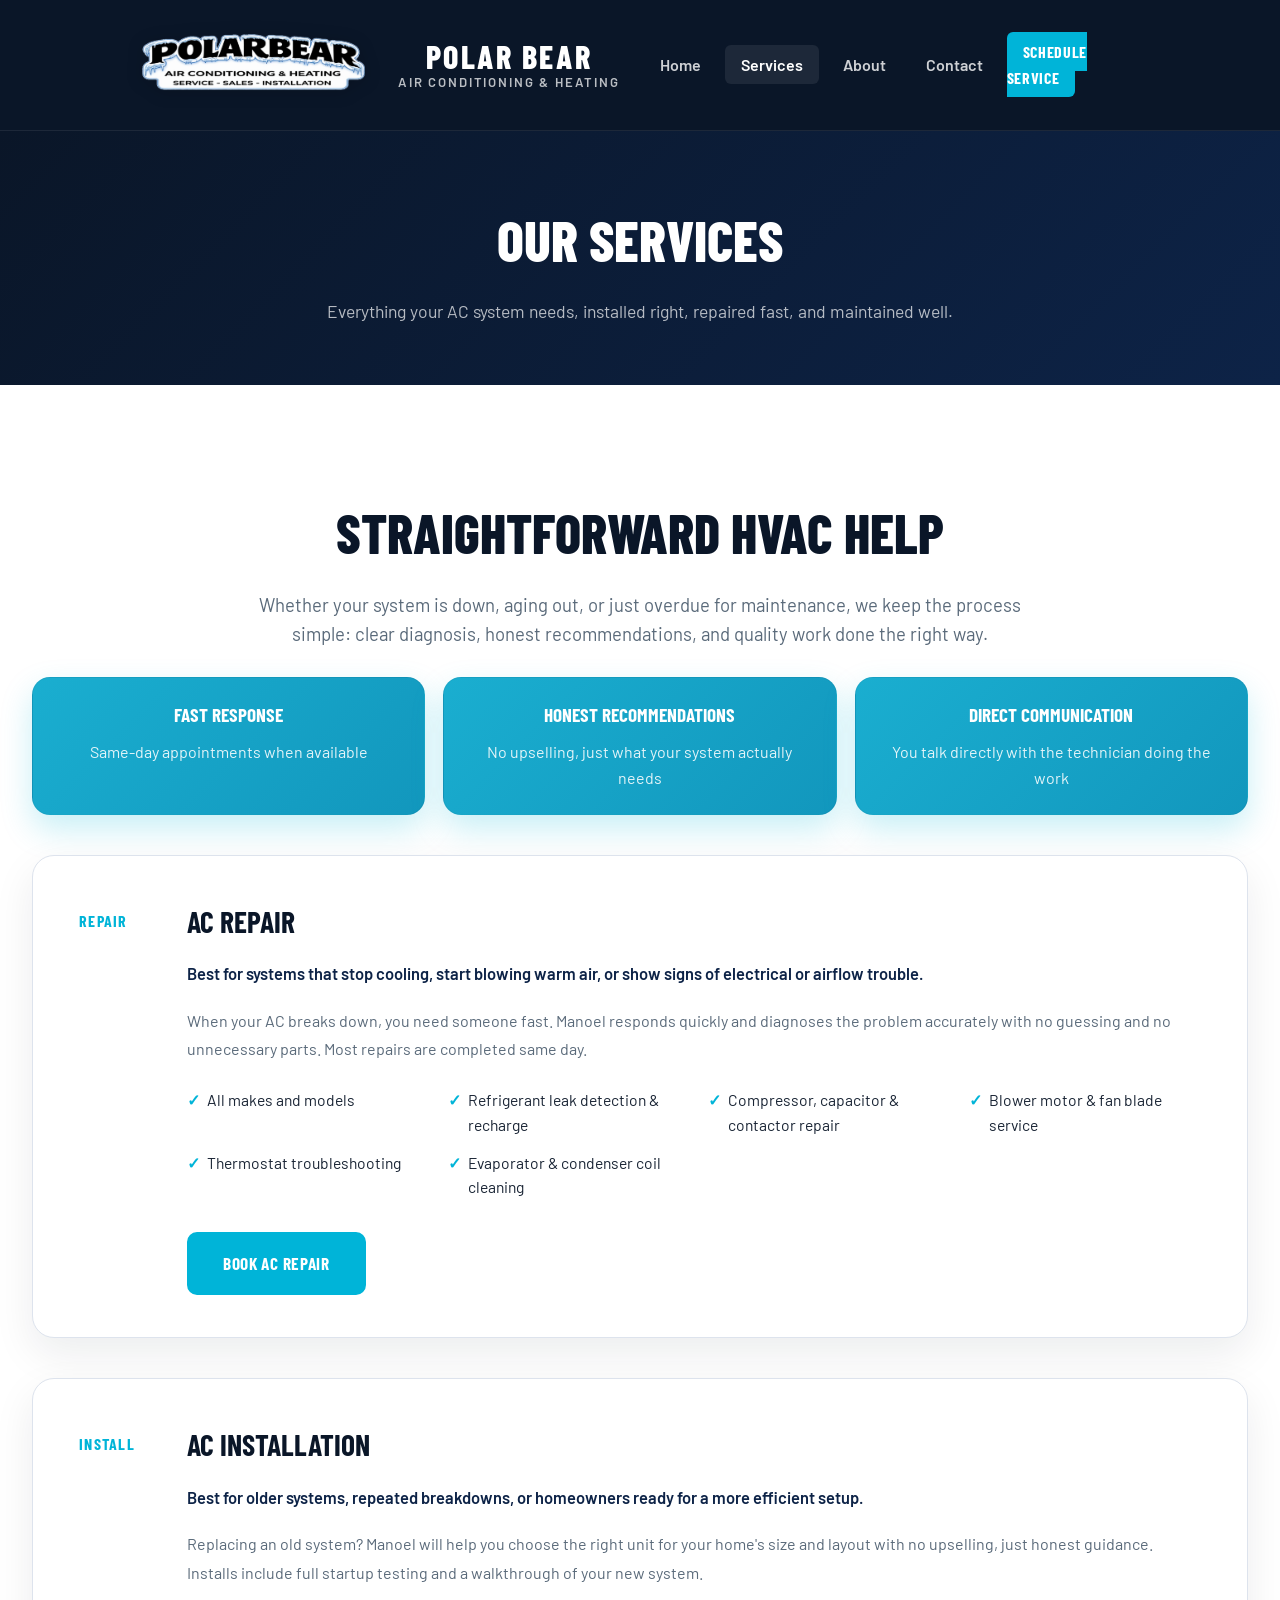
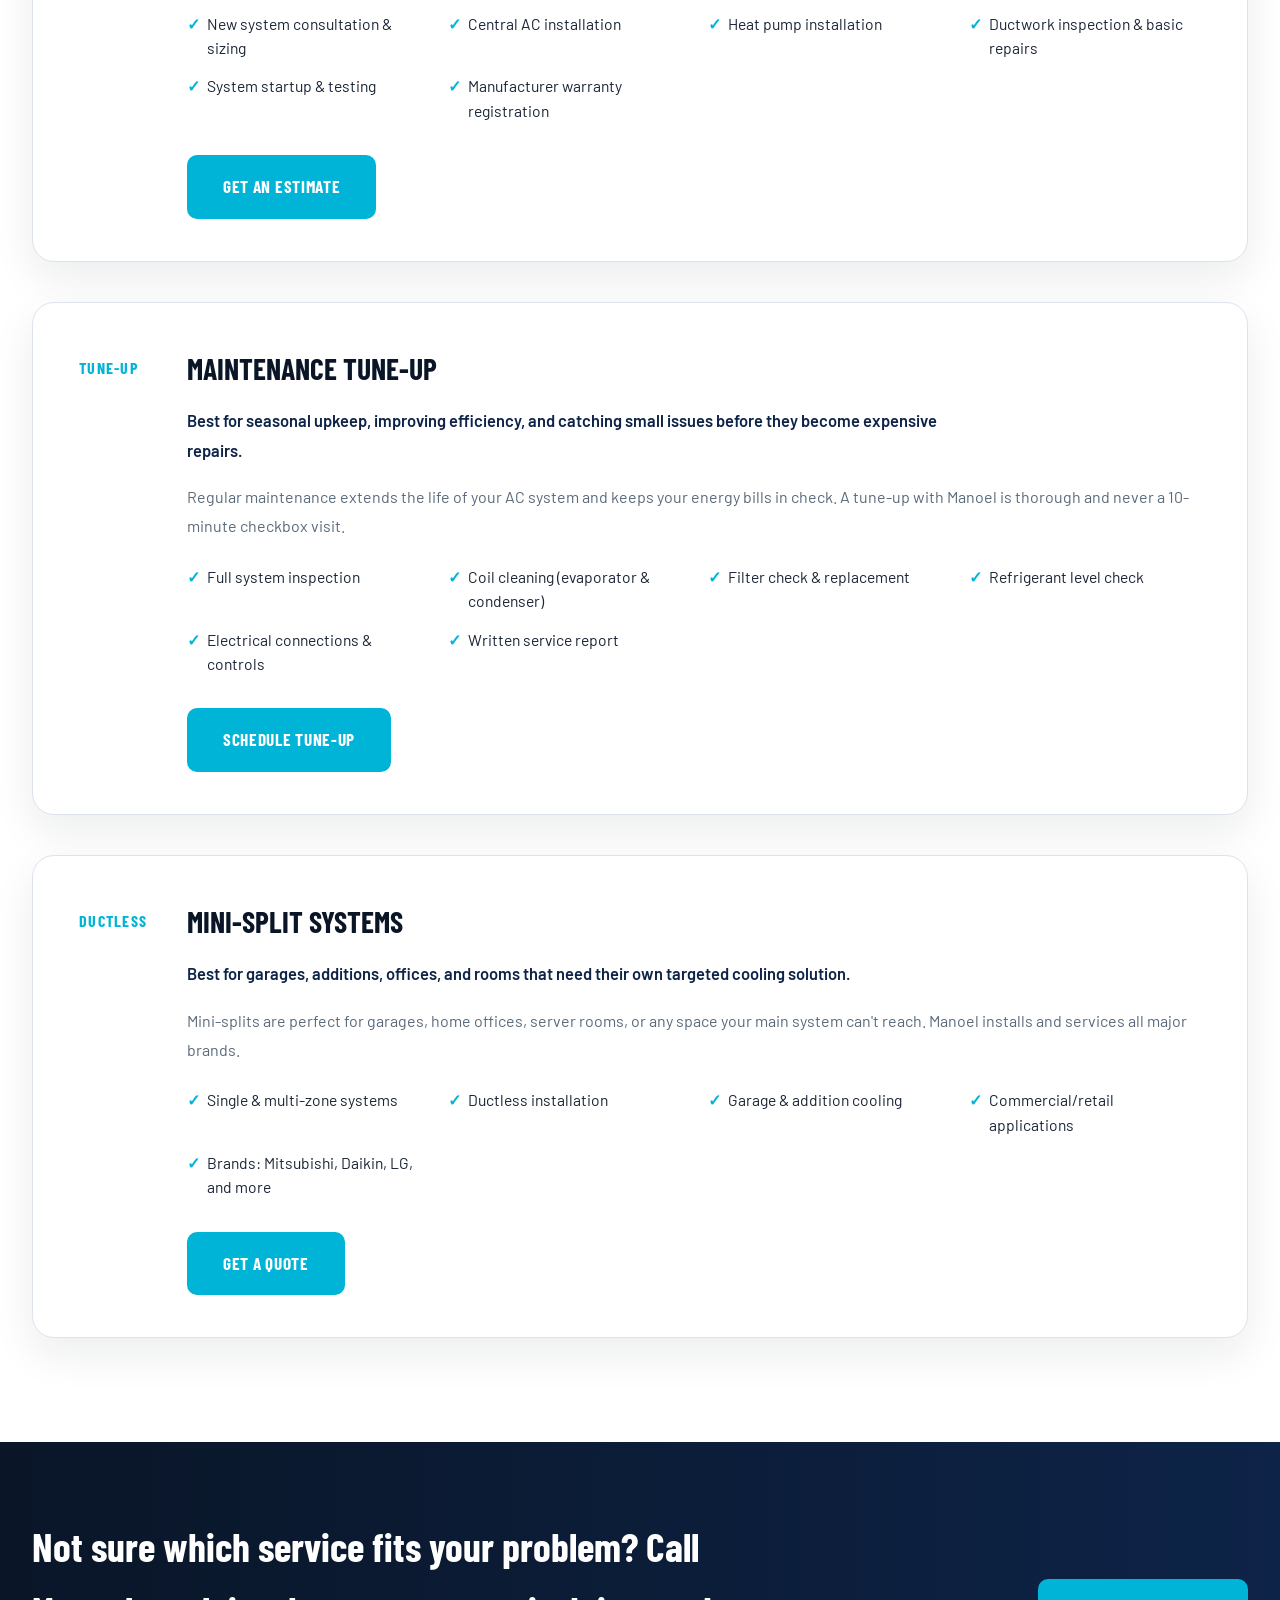
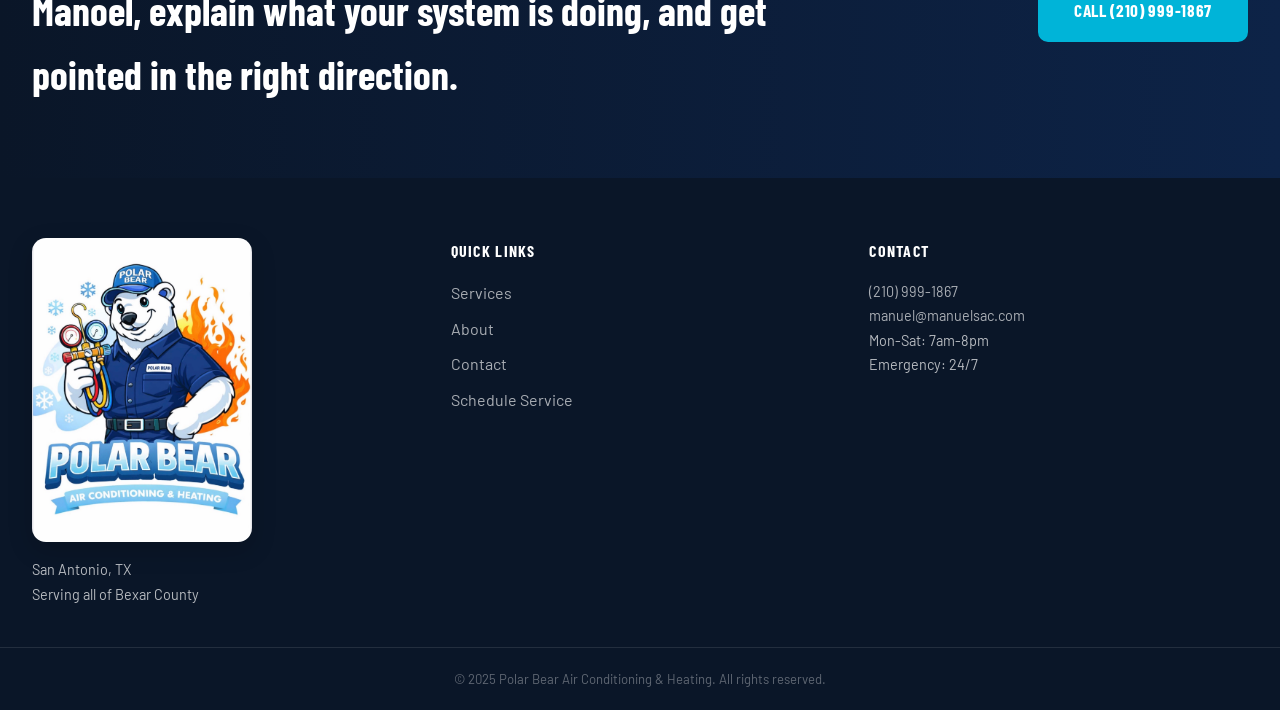
<file: services.html>
<!DOCTYPE html>
<html lang="en">
<head>
  <meta charset="UTF-8" />
  <meta name="viewport" content="width=device-width, initial-scale=1.0" />
  <title>AC Services in San Antonio | Polar Bear Air Conditioning & Heating</title>
  <meta name="description" content="Explore AC repair, installation, tune-ups, and mini-split services from Polar Bear Air Conditioning & Heating in San Antonio, Texas." />
  <link rel="icon" type="image/jpeg" href="assets/polar-bear-logo.jpg" />
  <link rel="stylesheet" href="css/style.css" />
  <link rel="preconnect" href="https://fonts.googleapis.com" />
  <link rel="preconnect" href="https://fonts.gstatic.com" crossorigin />
  <link href="https://fonts.googleapis.com/css2?family=Barlow+Condensed:wght@400;600;700;800&family=Barlow:wght@400;500;600&display=swap" rel="stylesheet" />
</head>
<body>

  <header class="site-header">
    <nav class="nav container">
      <a href="index.html" class="nav-logo" aria-label="Polar Bear Air Conditioning & Heating home">
        <img src="assets/polar-bear-header-logo.png" alt="Polar Bear Air Conditioning & Heating logo" class="nav-logo-image" />
        <span class="nav-logo-text">
          <span class="nav-logo-name">Polar Bear</span>
          <span class="nav-logo-tagline">Air Conditioning &amp; Heating</span>
        </span>
      </a>
      <button class="nav-toggle" id="navToggle" aria-label="Toggle menu" aria-expanded="false">
        <span></span><span></span><span></span>
      </button>
      <ul class="nav-links" id="navLinks">
        <li><a href="index.html">Home</a></li>
        <li><a href="services.html" class="active">Services</a></li>
        <li><a href="about.html">About</a></li>
        <li><a href="contact.html">Contact</a></li>
        <li><a href="contact.html#schedule" class="nav-cta">Schedule Service</a></li>
      </ul>
    </nav>
  </header>

  <section class="page-hero">
    <div class="container">
      <h1>Our Services</h1>
      <p>Everything your AC system needs, installed right, repaired fast, and maintained well.</p>
    </div>
  </section>

  <section class="section">
    <div class="container services-detail">
      <div class="services-intro">
        <div>
          <h2 class="section-title">Straightforward HVAC Help</h2>
          <p class="section-sub">Whether your system is down, aging out, or just overdue for maintenance, we keep the process simple: clear diagnosis, honest recommendations, and quality work done the right way.</p>
        </div>
        <div class="services-note-grid">
          <div class="services-note-card">
            <strong>Fast Response</strong>
            <span>Same-day appointments when available</span>
          </div>
          <div class="services-note-card">
            <strong>Honest Recommendations</strong>
            <span>No upselling, just what your system actually needs</span>
          </div>
          <div class="services-note-card">
            <strong>Direct Communication</strong>
            <span>You talk directly with the technician doing the work</span>
          </div>
        </div>
      </div>

      <div class="service-detail-card" id="repair">
        <div class="sdc-icon">Repair</div>
        <div class="sdc-content">
          <h2>AC Repair</h2>
          <p class="service-lead">Best for systems that stop cooling, start blowing warm air, or show signs of electrical or airflow trouble.</p>
          <p>When your AC breaks down, you need someone fast. Manoel responds quickly and diagnoses the problem accurately with no guessing and no unnecessary parts. Most repairs are completed same day.</p>
          <ul class="service-includes">
            <li>All makes and models</li>
            <li>Refrigerant leak detection &amp; recharge</li>
            <li>Compressor, capacitor &amp; contactor repair</li>
            <li>Blower motor &amp; fan blade service</li>
            <li>Thermostat troubleshooting</li>
            <li>Evaporator &amp; condenser coil cleaning</li>
          </ul>
          <a href="contact.html#schedule" class="btn btn-primary">Book AC Repair</a>
        </div>
      </div>

      <div class="service-detail-card" id="install">
        <div class="sdc-icon">Install</div>
        <div class="sdc-content">
          <h2>AC Installation</h2>
          <p class="service-lead">Best for older systems, repeated breakdowns, or homeowners ready for a more efficient setup.</p>
          <p>Replacing an old system? Manoel will help you choose the right unit for your home's size and layout with no upselling, just honest guidance. Installs include full startup testing and a walkthrough of your new system.</p>
          <ul class="service-includes">
            <li>New system consultation &amp; sizing</li>
            <li>Central AC installation</li>
            <li>Heat pump installation</li>
            <li>Ductwork inspection &amp; basic repairs</li>
            <li>System startup &amp; testing</li>
            <li>Manufacturer warranty registration</li>
          </ul>
          <a href="contact.html#schedule" class="btn btn-primary">Get an Estimate</a>
        </div>
      </div>

      <div class="service-detail-card" id="maintenance">
        <div class="sdc-icon">Tune-Up</div>
        <div class="sdc-content">
          <h2>Maintenance Tune-Up</h2>
          <p class="service-lead">Best for seasonal upkeep, improving efficiency, and catching small issues before they become expensive repairs.</p>
          <p>Regular maintenance extends the life of your AC system and keeps your energy bills in check. A tune-up with Manoel is thorough and never a 10-minute checkbox visit.</p>
          <ul class="service-includes">
            <li>Full system inspection</li>
            <li>Coil cleaning (evaporator &amp; condenser)</li>
            <li>Filter check &amp; replacement</li>
            <li>Refrigerant level check</li>
            <li>Electrical connections &amp; controls</li>
            <li>Written service report</li>
          </ul>
          <a href="contact.html#schedule" class="btn btn-primary">Schedule Tune-Up</a>
        </div>
      </div>

      <div class="service-detail-card" id="mini-split">
        <div class="sdc-icon">Ductless</div>
        <div class="sdc-content">
          <h2>Mini-Split Systems</h2>
          <p class="service-lead">Best for garages, additions, offices, and rooms that need their own targeted cooling solution.</p>
          <p>Mini-splits are perfect for garages, home offices, server rooms, or any space your main system can't reach. Manoel installs and services all major brands.</p>
          <ul class="service-includes">
            <li>Single &amp; multi-zone systems</li>
            <li>Ductless installation</li>
            <li>Garage &amp; addition cooling</li>
            <li>Commercial/retail applications</li>
            <li>Brands: Mitsubishi, Daikin, LG, and more</li>
          </ul>
          <a href="contact.html#schedule" class="btn btn-primary">Get a Quote</a>
        </div>
      </div>

    </div>
  </section>

  <section class="cta-strip">
    <div class="container cta-strip-inner">
      <h2>Not sure which service fits your problem? Call Manoel, explain what your system is doing, and get pointed in the right direction.</h2>
      <a href="tel:+12109991867" class="btn btn-primary">Call (210) 999-1867</a>
    </div>
  </section>

  <footer class="site-footer">
    <div class="container footer-grid">
      <div>
        <a href="index.html" class="footer-logo" aria-label="Polar Bear Air Conditioning & Heating home">
          <img src="assets/polar-bear-logo.jpg" alt="Polar Bear Air Conditioning & Heating logo" class="footer-logo-image" />
          <span class="sr-only">Polar Bear Air Conditioning & Heating</span>
        </a>
        <p>San Antonio, TX<br />Serving all of Bexar County</p>
      </div>
      <div>
        <h4>Quick Links</h4>
        <ul>
          <li><a href="services.html">Services</a></li>
          <li><a href="about.html">About</a></li>
          <li><a href="contact.html">Contact</a></li>
          <li><a href="contact.html#schedule">Schedule Service</a></li>
        </ul>
      </div>
      <div>
        <h4>Contact</h4>
        <p><a href="tel:+12109991867">(210) 999-1867</a></p>
        <p><a href="mailto:manuel@manuelsac.com">manuel@manuelsac.com</a></p>
        <p>Mon-Sat: 7am-8pm<br />Emergency: 24/7</p>
      </div>
    </div>
    <div class="footer-bottom container">
      <p>&copy; 2025 Polar Bear Air Conditioning &amp; Heating. All rights reserved.</p>
    </div>
  </footer>

  <script src="js/main.js"></script>
</body>
</html>
</file>
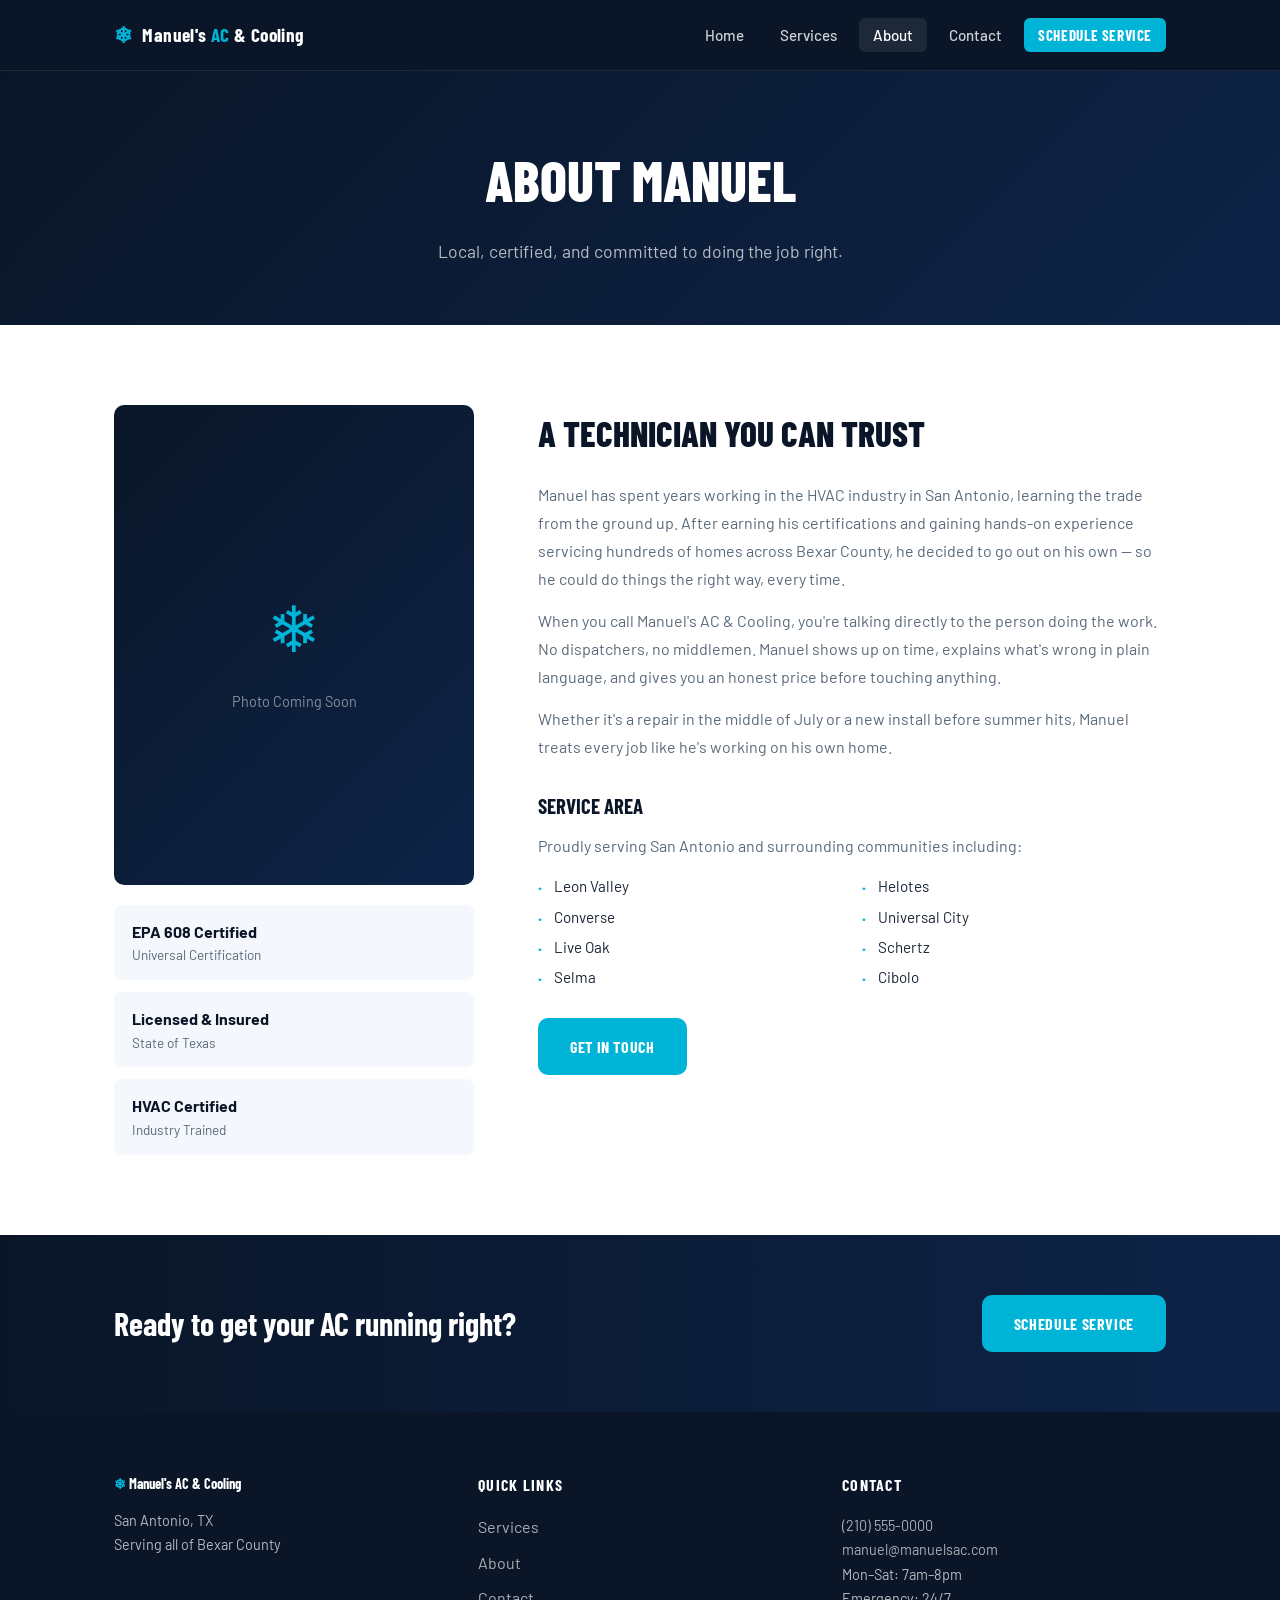
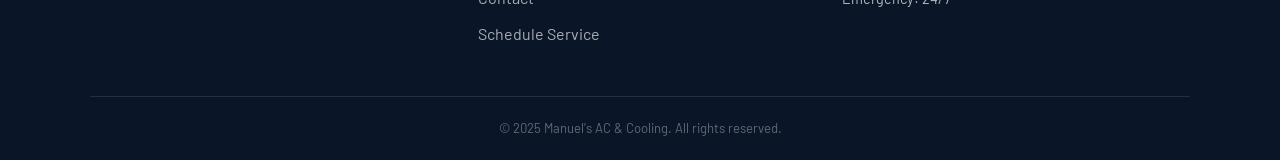
<file: manuel-ac/about.html>
<!DOCTYPE html>
<html lang="en">
<head>
  <meta charset="UTF-8" />
  <meta name="viewport" content="width=device-width, initial-scale=1.0" />
  <title>About | Manuel's AC & Cooling</title>
  <link rel="stylesheet" href="css/style.css" />
  <link rel="preconnect" href="https://fonts.googleapis.com">
  <link rel="preconnect" href="https://fonts.gstatic.com" crossorigin>
  <link href="https://fonts.googleapis.com/css2?family=Barlow+Condensed:wght@400;600;700;800&family=Barlow:wght@400;500;600&display=swap" rel="stylesheet">
</head>
<body>

  <header class="site-header">
    <nav class="nav container">
      <a href="index.html" class="nav-logo">
        <span class="logo-icon">❄</span>
        <span class="logo-text">Manuel's <span class="accent">AC</span> & Cooling</span>
      </a>
      <button class="nav-toggle" id="navToggle" aria-label="Toggle menu">
        <span></span><span></span><span></span>
      </button>
      <ul class="nav-links" id="navLinks">
        <li><a href="index.html">Home</a></li>
        <li><a href="services.html">Services</a></li>
        <li><a href="about.html" class="active">About</a></li>
        <li><a href="contact.html">Contact</a></li>
        <li><a href="contact.html#schedule" class="nav-cta">Schedule Service</a></li>
      </ul>
    </nav>
  </header>

  <section class="page-hero">
    <div class="container">
      <h1>About Manuel</h1>
      <p>Local, certified, and committed to doing the job right.</p>
    </div>
  </section>

  <section class="section">
    <div class="container about-grid">
      <div class="about-photo-block">
        <div class="about-photo-placeholder">
          <span>❄</span>
          <p>Photo Coming Soon</p>
        </div>
        <div class="about-creds">
          <div class="cred-item">
            <strong>EPA 608 Certified</strong>
            <span>Universal Certification</span>
          </div>
          <div class="cred-item">
            <strong>Licensed &amp; Insured</strong>
            <span>State of Texas</span>
          </div>
          <div class="cred-item">
            <strong>HVAC Certified</strong>
            <span>Industry Trained</span>
          </div>
        </div>
      </div>
      <div class="about-text">
        <h2>A Technician You Can Trust</h2>
        <p>Manuel has spent years working in the HVAC industry in San Antonio, learning the trade from the ground up. After earning his certifications and gaining hands-on experience servicing hundreds of homes across Bexar County, he decided to go out on his own — so he could do things the right way, every time.</p>
        <p>When you call Manuel's AC & Cooling, you're talking directly to the person doing the work. No dispatchers, no middlemen. Manuel shows up on time, explains what's wrong in plain language, and gives you an honest price before touching anything.</p>
        <p>Whether it's a repair in the middle of July or a new install before summer hits, Manuel treats every job like he's working on his own home.</p>
        <h3>Service Area</h3>
        <p>Proudly serving San Antonio and surrounding communities including:</p>
        <ul class="area-list">
          <li>Leon Valley</li>
          <li>Helotes</li>
          <li>Converse</li>
          <li>Universal City</li>
          <li>Live Oak</li>
          <li>Schertz</li>
          <li>Selma</li>
          <li>Cibolo</li>
        </ul>
        <a href="contact.html" class="btn btn-primary">Get in Touch</a>
      </div>
    </div>
  </section>

  <section class="cta-strip">
    <div class="container cta-strip-inner">
      <h2>Ready to get your AC running right?</h2>
      <a href="contact.html#schedule" class="btn btn-primary">Schedule Service</a>
    </div>
  </section>

  <footer class="site-footer">
    <div class="container footer-grid">
      <div>
        <p class="footer-logo"><span class="accent">❄</span> Manuel's AC &amp; Cooling</p>
        <p>San Antonio, TX<br>Serving all of Bexar County</p>
      </div>
      <div>
        <h4>Quick Links</h4>
        <ul>
          <li><a href="services.html">Services</a></li>
          <li><a href="about.html">About</a></li>
          <li><a href="contact.html">Contact</a></li>
          <li><a href="contact.html#schedule">Schedule Service</a></li>
        </ul>
      </div>
      <div>
        <h4>Contact</h4>
        <p><a href="tel:+12105550000">(210) 555-0000</a></p>
        <p><a href="mailto:manuel@manuelsac.com">manuel@manuelsac.com</a></p>
        <p>Mon–Sat: 7am–8pm<br>Emergency: 24/7</p>
      </div>
    </div>
    <div class="footer-bottom container">
      <p>© 2025 Manuel's AC & Cooling. All rights reserved.</p>
    </div>
  </footer>

  <script src="js/main.js"></script>
</body>
</html>
</file>
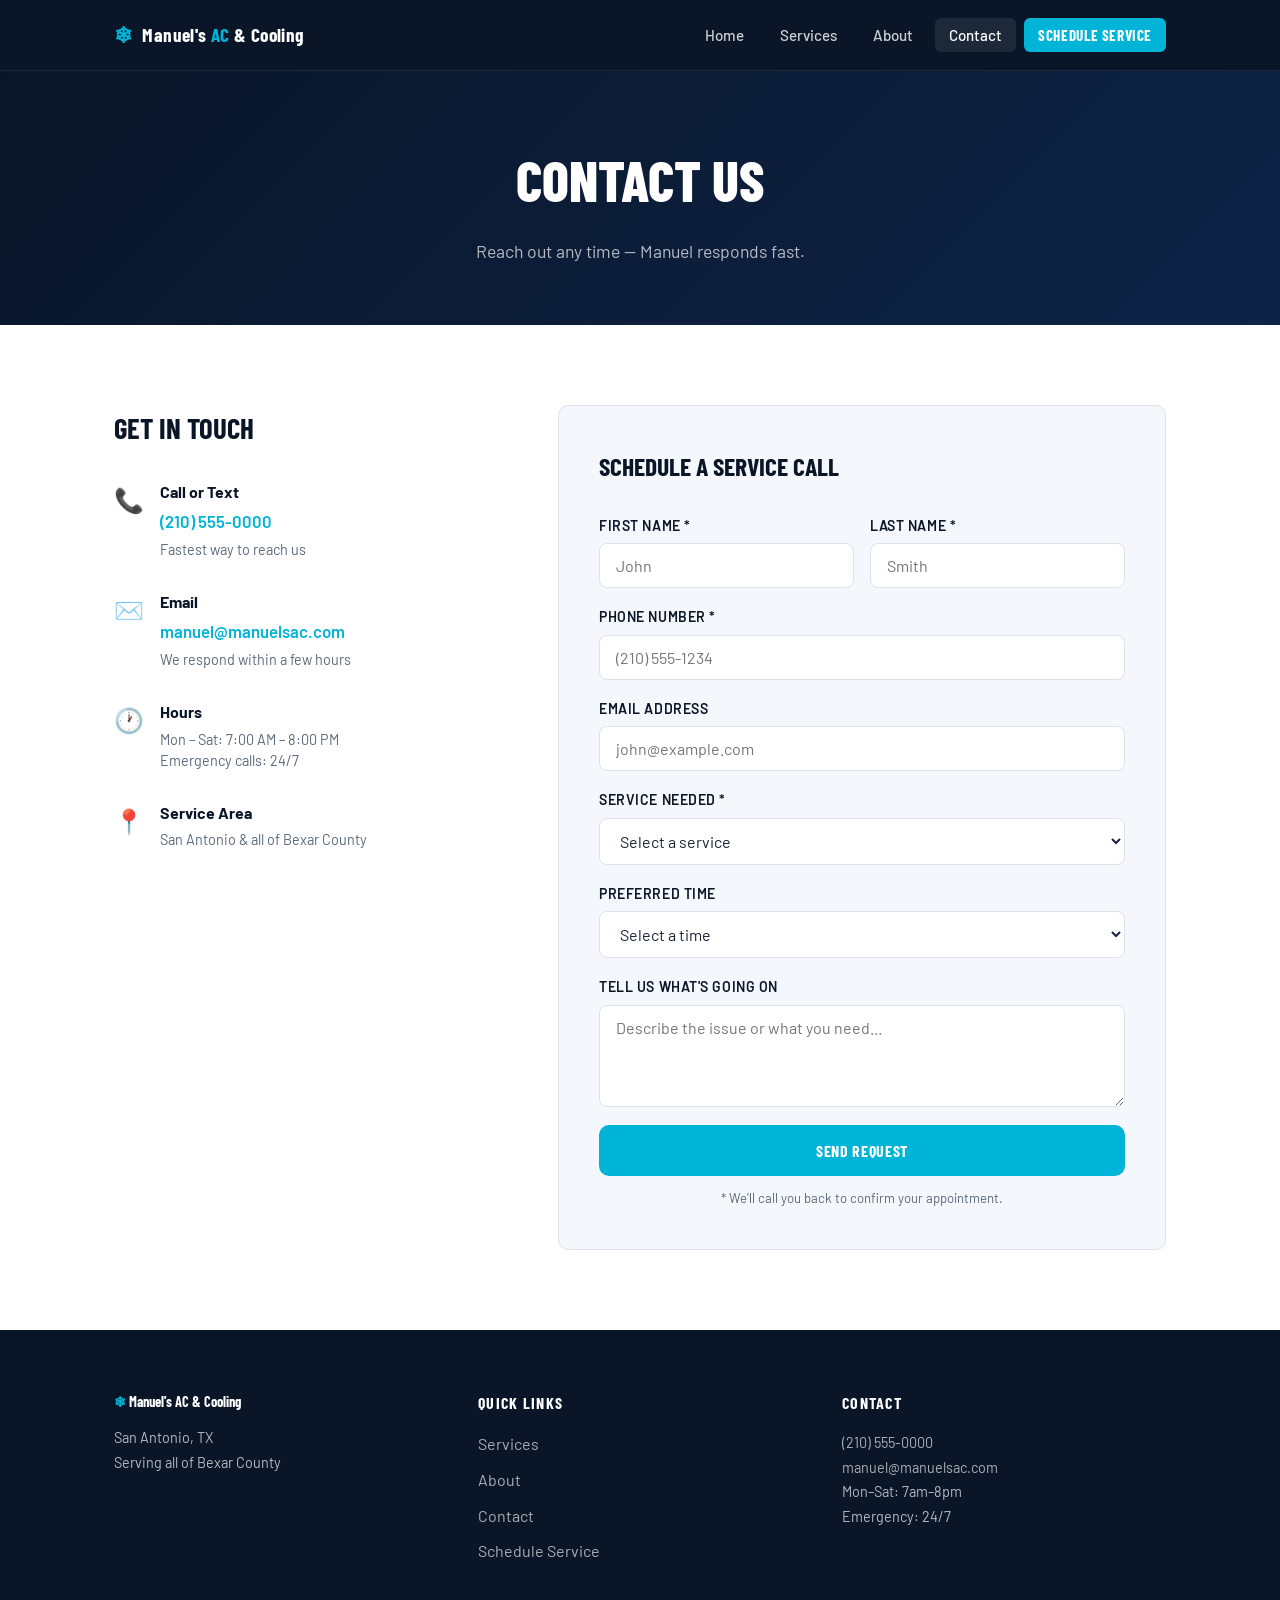
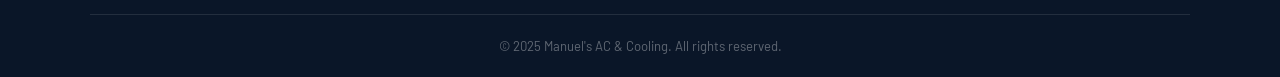
<file: manuel-ac/contact.html>
<!DOCTYPE html>
<html lang="en">
<head>
  <meta charset="UTF-8" />
  <meta name="viewport" content="width=device-width, initial-scale=1.0" />
  <title>Contact | Manuel's AC & Cooling</title>
  <link rel="stylesheet" href="css/style.css" />
  <link rel="preconnect" href="https://fonts.googleapis.com">
  <link rel="preconnect" href="https://fonts.gstatic.com" crossorigin>
  <link href="https://fonts.googleapis.com/css2?family=Barlow+Condensed:wght@400;600;700;800&family=Barlow:wght@400;500;600&display=swap" rel="stylesheet">
</head>
<body>

  <header class="site-header">
    <nav class="nav container">
      <a href="index.html" class="nav-logo">
        <span class="logo-icon">❄</span>
        <span class="logo-text">Manuel's <span class="accent">AC</span> & Cooling</span>
      </a>
      <button class="nav-toggle" id="navToggle" aria-label="Toggle menu">
        <span></span><span></span><span></span>
      </button>
      <ul class="nav-links" id="navLinks">
        <li><a href="index.html">Home</a></li>
        <li><a href="services.html">Services</a></li>
        <li><a href="about.html">About</a></li>
        <li><a href="contact.html" class="active">Contact</a></li>
        <li><a href="contact.html#schedule" class="nav-cta">Schedule Service</a></li>
      </ul>
    </nav>
  </header>

  <section class="page-hero">
    <div class="container">
      <h1>Contact Us</h1>
      <p>Reach out any time — Manuel responds fast.</p>
    </div>
  </section>

  <section class="section">
    <div class="container contact-layout">

      <!-- Info Column -->
      <div class="contact-info">
        <h2>Get in Touch</h2>
        <div class="contact-method">
          <span class="cm-icon">📞</span>
          <div>
            <strong>Call or Text</strong>
            <a href="tel:+12105550000">(210) 555-0000</a>
            <small>Fastest way to reach us</small>
          </div>
        </div>
        <div class="contact-method">
          <span class="cm-icon">✉️</span>
          <div>
            <strong>Email</strong>
            <a href="mailto:manuel@manuelsac.com">manuel@manuelsac.com</a>
            <small>We respond within a few hours</small>
          </div>
        </div>
        <div class="contact-method">
          <span class="cm-icon">🕐</span>
          <div>
            <strong>Hours</strong>
            <p>Mon – Sat: 7:00 AM – 8:00 PM<br>Emergency calls: 24/7</p>
          </div>
        </div>
        <div class="contact-method">
          <span class="cm-icon">📍</span>
          <div>
            <strong>Service Area</strong>
            <p>San Antonio & all of Bexar County</p>
          </div>
        </div>
      </div>

      <!-- Form Column -->
      <div class="contact-form-wrap" id="schedule">
        <h2>Schedule a Service Call</h2>
        <form class="contact-form" id="contactForm">
          <div class="form-row">
            <div class="form-group">
              <label for="fname">First Name *</label>
              <input type="text" id="fname" name="fname" required placeholder="John" />
            </div>
            <div class="form-group">
              <label for="lname">Last Name *</label>
              <input type="text" id="lname" name="lname" required placeholder="Smith" />
            </div>
          </div>
          <div class="form-group">
            <label for="phone">Phone Number *</label>
            <input type="tel" id="phone" name="phone" required placeholder="(210) 555-1234" />
          </div>
          <div class="form-group">
            <label for="email">Email Address</label>
            <input type="email" id="email" name="email" placeholder="john@example.com" />
          </div>
          <div class="form-group">
            <label for="service">Service Needed *</label>
            <select id="service" name="service" required>
              <option value="" disabled selected>Select a service</option>
              <option>AC Repair</option>
              <option>AC Installation</option>
              <option>Maintenance / Tune-Up</option>
              <option>Mini-Split System</option>
              <option>Not sure — need a diagnosis</option>
              <option>Other</option>
            </select>
          </div>
          <div class="form-group">
            <label for="preferred">Preferred Time</label>
            <select id="preferred" name="preferred">
              <option value="" disabled selected>Select a time</option>
              <option>Morning (7am – 12pm)</option>
              <option>Afternoon (12pm – 5pm)</option>
              <option>Evening (5pm – 8pm)</option>
              <option>Emergency / ASAP</option>
            </select>
          </div>
          <div class="form-group">
            <label for="message">Tell us what's going on</label>
            <textarea id="message" name="message" rows="4" placeholder="Describe the issue or what you need..."></textarea>
          </div>
          <button type="submit" class="btn btn-primary btn-full">Send Request</button>
          <p class="form-note">* We'll call you back to confirm your appointment.</p>
        </form>
        <div class="form-success" id="formSuccess" style="display:none;">
          <div class="success-icon">✅</div>
          <h3>Request Sent!</h3>
          <p>Thanks! Manuel will call you back shortly to confirm your appointment.</p>
        </div>
      </div>

    </div>
  </section>

  <footer class="site-footer">
    <div class="container footer-grid">
      <div>
        <p class="footer-logo"><span class="accent">❄</span> Manuel's AC &amp; Cooling</p>
        <p>San Antonio, TX<br>Serving all of Bexar County</p>
      </div>
      <div>
        <h4>Quick Links</h4>
        <ul>
          <li><a href="services.html">Services</a></li>
          <li><a href="about.html">About</a></li>
          <li><a href="contact.html">Contact</a></li>
          <li><a href="contact.html#schedule">Schedule Service</a></li>
        </ul>
      </div>
      <div>
        <h4>Contact</h4>
        <p><a href="tel:+12105550000">(210) 555-0000</a></p>
        <p><a href="mailto:manuel@manuelsac.com">manuel@manuelsac.com</a></p>
        <p>Mon–Sat: 7am–8pm<br>Emergency: 24/7</p>
      </div>
    </div>
    <div class="footer-bottom container">
      <p>© 2025 Manuel's AC & Cooling. All rights reserved.</p>
    </div>
  </footer>

  <script src="js/main.js"></script>
</body>
</html>
</file>
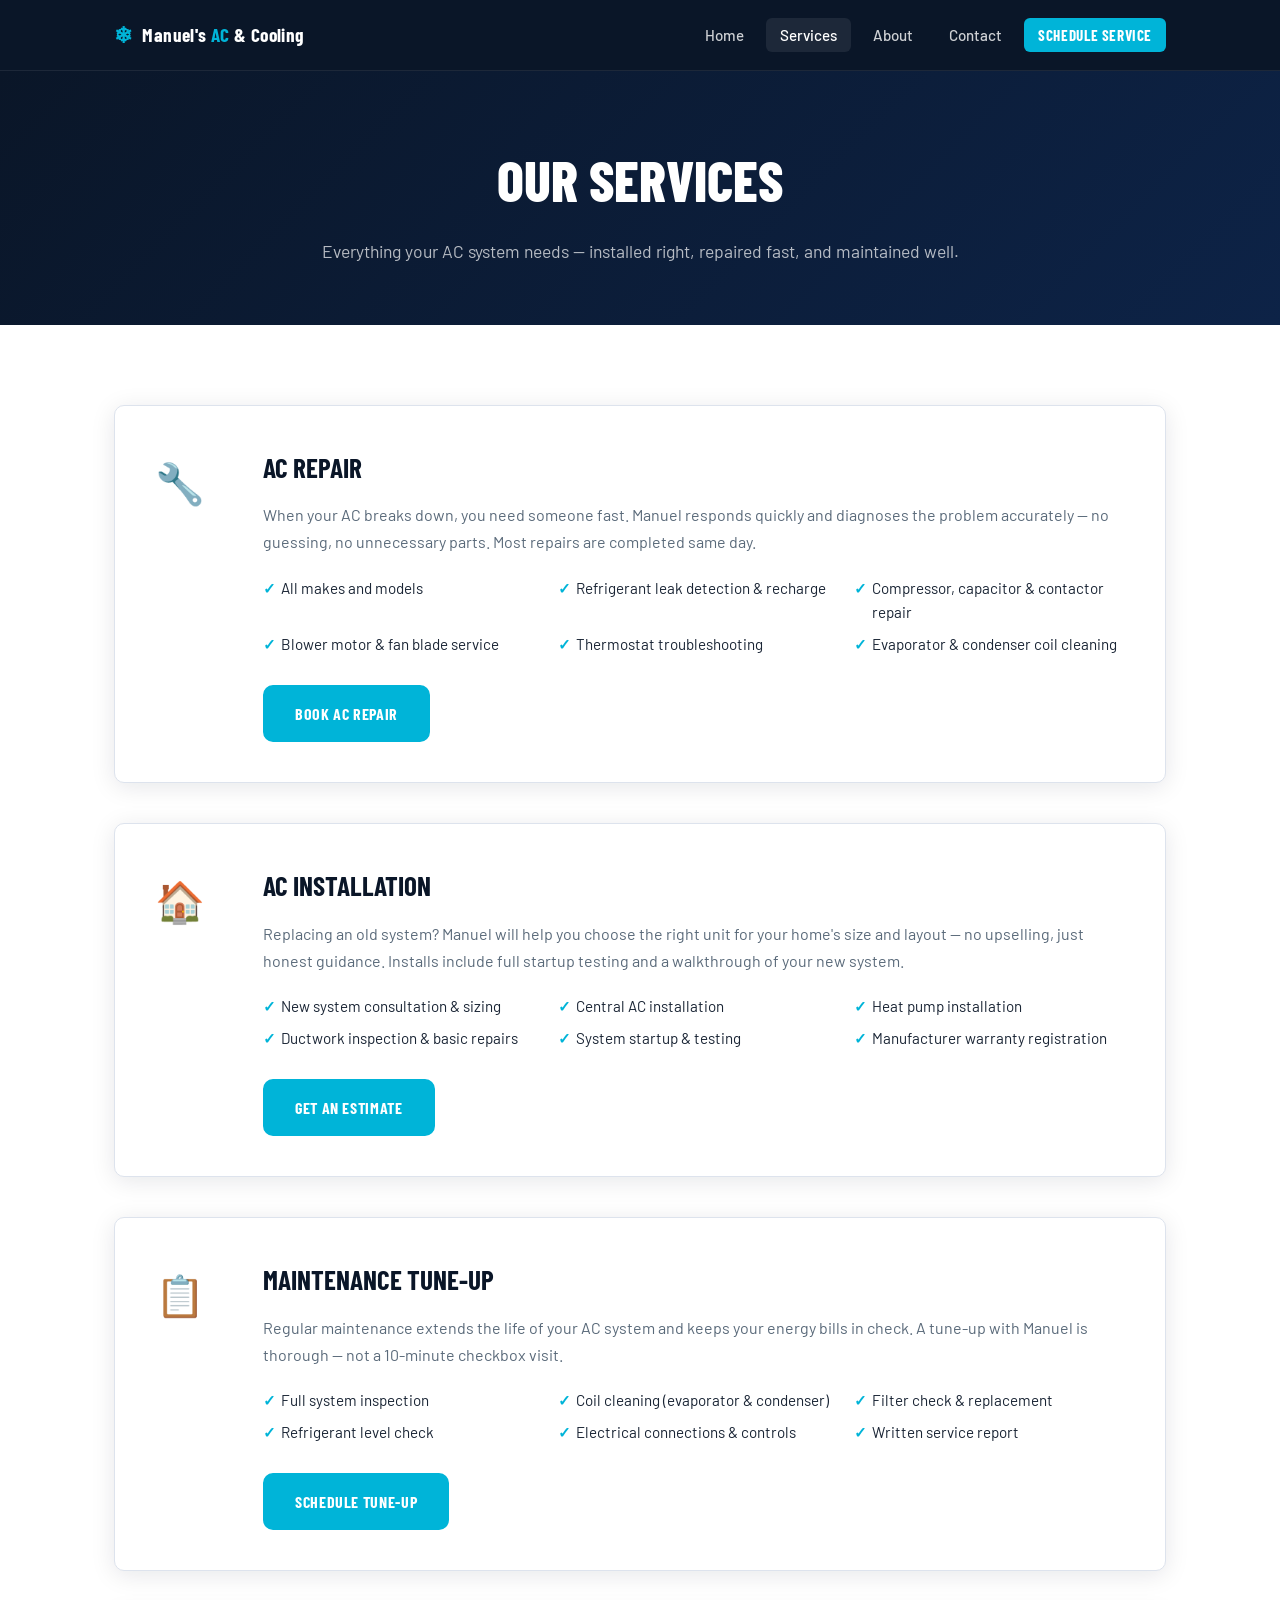
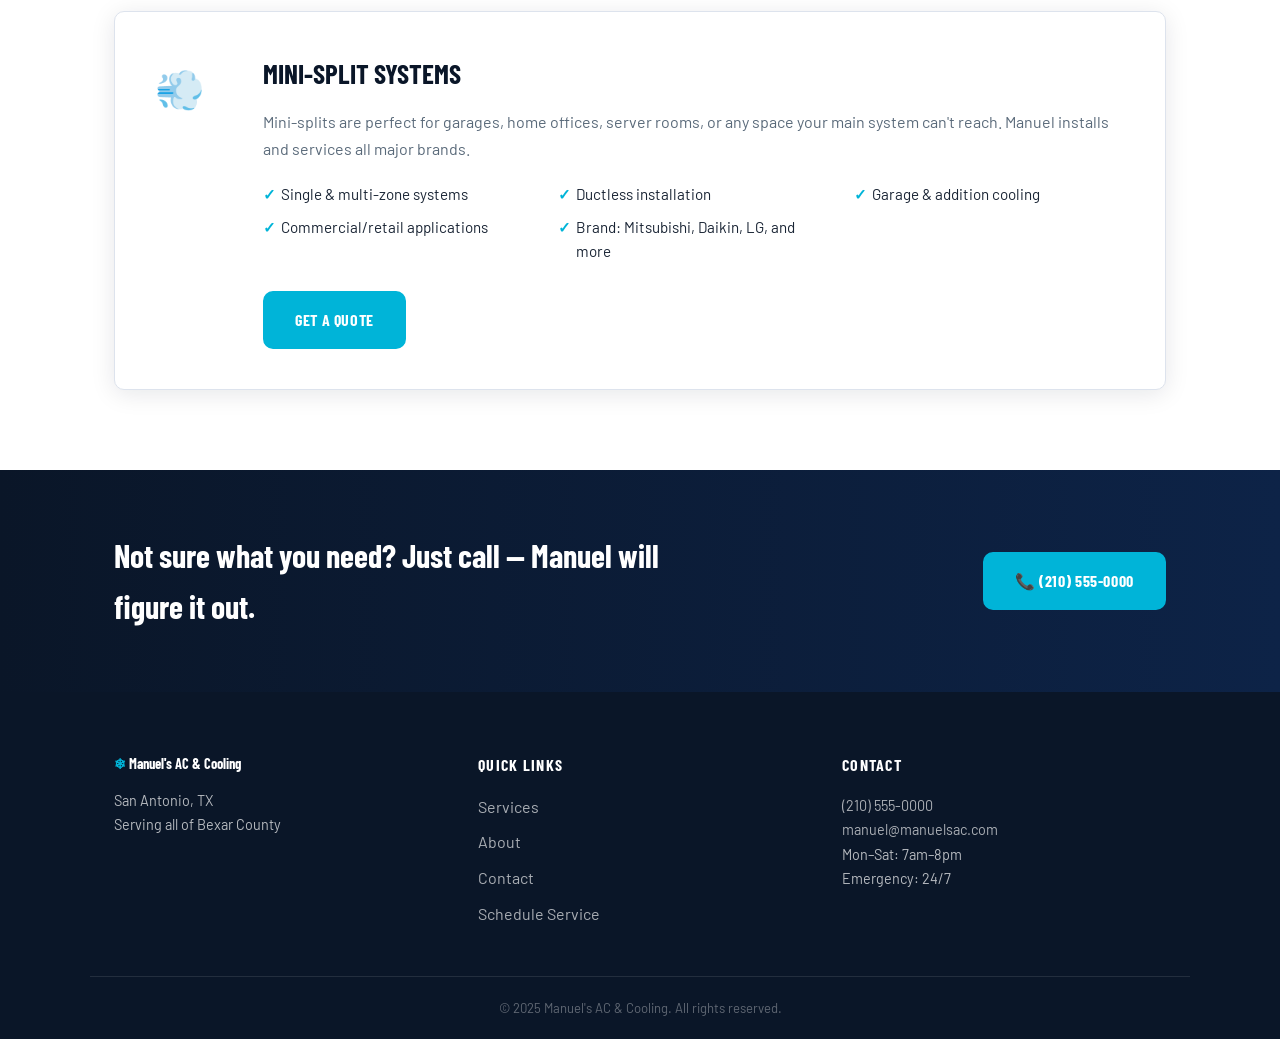
<file: manuel-ac/services.html>
<!DOCTYPE html>
<html lang="en">
<head>
  <meta charset="UTF-8" />
  <meta name="viewport" content="width=device-width, initial-scale=1.0" />
  <title>Services | Manuel's AC & Cooling</title>
  <link rel="stylesheet" href="css/style.css" />
  <link rel="preconnect" href="https://fonts.googleapis.com">
  <link rel="preconnect" href="https://fonts.gstatic.com" crossorigin>
  <link href="https://fonts.googleapis.com/css2?family=Barlow+Condensed:wght@400;600;700;800&family=Barlow:wght@400;500;600&display=swap" rel="stylesheet">
</head>
<body>

  <header class="site-header">
    <nav class="nav container">
      <a href="index.html" class="nav-logo">
        <span class="logo-icon">❄</span>
        <span class="logo-text">Manuel's <span class="accent">AC</span> & Cooling</span>
      </a>
      <button class="nav-toggle" id="navToggle" aria-label="Toggle menu">
        <span></span><span></span><span></span>
      </button>
      <ul class="nav-links" id="navLinks">
        <li><a href="index.html">Home</a></li>
        <li><a href="services.html" class="active">Services</a></li>
        <li><a href="about.html">About</a></li>
        <li><a href="contact.html">Contact</a></li>
        <li><a href="contact.html#schedule" class="nav-cta">Schedule Service</a></li>
      </ul>
    </nav>
  </header>

  <section class="page-hero">
    <div class="container">
      <h1>Our Services</h1>
      <p>Everything your AC system needs — installed right, repaired fast, and maintained well.</p>
    </div>
  </section>

  <section class="section">
    <div class="container services-detail">

      <div class="service-detail-card" id="repair">
        <div class="sdc-icon">🔧</div>
        <div class="sdc-content">
          <h2>AC Repair</h2>
          <p>When your AC breaks down, you need someone fast. Manuel responds quickly and diagnoses the problem accurately — no guessing, no unnecessary parts. Most repairs are completed same day.</p>
          <ul class="service-includes">
            <li>All makes and models</li>
            <li>Refrigerant leak detection &amp; recharge</li>
            <li>Compressor, capacitor &amp; contactor repair</li>
            <li>Blower motor &amp; fan blade service</li>
            <li>Thermostat troubleshooting</li>
            <li>Evaporator &amp; condenser coil cleaning</li>
          </ul>
          <a href="contact.html#schedule" class="btn btn-primary">Book AC Repair</a>
        </div>
      </div>

      <div class="service-detail-card" id="install">
        <div class="sdc-icon">🏠</div>
        <div class="sdc-content">
          <h2>AC Installation</h2>
          <p>Replacing an old system? Manuel will help you choose the right unit for your home's size and layout — no upselling, just honest guidance. Installs include full startup testing and a walkthrough of your new system.</p>
          <ul class="service-includes">
            <li>New system consultation &amp; sizing</li>
            <li>Central AC installation</li>
            <li>Heat pump installation</li>
            <li>Ductwork inspection &amp; basic repairs</li>
            <li>System startup &amp; testing</li>
            <li>Manufacturer warranty registration</li>
          </ul>
          <a href="contact.html#schedule" class="btn btn-primary">Get an Estimate</a>
        </div>
      </div>

      <div class="service-detail-card" id="maintenance">
        <div class="sdc-icon">📋</div>
        <div class="sdc-content">
          <h2>Maintenance Tune-Up</h2>
          <p>Regular maintenance extends the life of your AC system and keeps your energy bills in check. A tune-up with Manuel is thorough — not a 10-minute checkbox visit.</p>
          <ul class="service-includes">
            <li>Full system inspection</li>
            <li>Coil cleaning (evaporator &amp; condenser)</li>
            <li>Filter check &amp; replacement</li>
            <li>Refrigerant level check</li>
            <li>Electrical connections &amp; controls</li>
            <li>Written service report</li>
          </ul>
          <a href="contact.html#schedule" class="btn btn-primary">Schedule Tune-Up</a>
        </div>
      </div>

      <div class="service-detail-card" id="mini-split">
        <div class="sdc-icon">💨</div>
        <div class="sdc-content">
          <h2>Mini-Split Systems</h2>
          <p>Mini-splits are perfect for garages, home offices, server rooms, or any space your main system can't reach. Manuel installs and services all major brands.</p>
          <ul class="service-includes">
            <li>Single &amp; multi-zone systems</li>
            <li>Ductless installation</li>
            <li>Garage &amp; addition cooling</li>
            <li>Commercial/retail applications</li>
            <li>Brand: Mitsubishi, Daikin, LG, and more</li>
          </ul>
          <a href="contact.html#schedule" class="btn btn-primary">Get a Quote</a>
        </div>
      </div>

    </div>
  </section>

  <section class="cta-strip">
    <div class="container cta-strip-inner">
      <h2>Not sure what you need? Just call — Manuel will figure it out.</h2>
      <a href="tel:+12105550000" class="btn btn-primary">📞 (210) 555-0000</a>
    </div>
  </section>

  <footer class="site-footer">
    <div class="container footer-grid">
      <div>
        <p class="footer-logo"><span class="accent">❄</span> Manuel's AC &amp; Cooling</p>
        <p>San Antonio, TX<br>Serving all of Bexar County</p>
      </div>
      <div>
        <h4>Quick Links</h4>
        <ul>
          <li><a href="services.html">Services</a></li>
          <li><a href="about.html">About</a></li>
          <li><a href="contact.html">Contact</a></li>
          <li><a href="contact.html#schedule">Schedule Service</a></li>
        </ul>
      </div>
      <div>
        <h4>Contact</h4>
        <p><a href="tel:+12105550000">(210) 555-0000</a></p>
        <p><a href="mailto:manuel@manuelsac.com">manuel@manuelsac.com</a></p>
        <p>Mon–Sat: 7am–8pm<br>Emergency: 24/7</p>
      </div>
    </div>
    <div class="footer-bottom container">
      <p>© 2025 Manuel's AC & Cooling. All rights reserved.</p>
    </div>
  </footer>

  <script src="js/main.js"></script>
</body>
</html>
</file>
<file: css/style.css>
/* ===========================
   Manoel's AC & Cooling — CSS
   =========================== */

:root {
  --blue-dark:   #0a1628;
  --blue-mid:    #0d2347;
  --blue-bright: #1565c0;
  --ice:         #e3f2fd;
  --accent:      #00b4d8;
  --accent-dark: #0096b7;
  --white:       #ffffff;
  --gray-light:  #f4f7fb;
  --gray-text:   #5a6a7a;
  --text:        #1a2535;
  --border:      #dde3ed;

  --font-display: 'Barlow Condensed', sans-serif;
  --font-body:    'Barlow', sans-serif;

  --radius: 10px;
  --shadow: 0 4px 24px rgba(10,22,40,.10);
  --shadow-lg: 0 8px 40px rgba(10,22,40,.16);
  --transition: .2s ease;
}

*, *::before, *::after { box-sizing: border-box; margin: 0; padding: 0; }

html { scroll-behavior: smooth; }

body {
  font-family: var(--font-body);
  color: var(--text);
  background: var(--white);
  font-size: 16px;
  line-height: 1.6;
}

a { color: inherit; text-decoration: none; }
ul { list-style: none; }
img { max-width: 100%; display: block; }

.container {
  max-width: 1280px;
  margin: 0 auto;
  padding: 0 32px;
}

.accent { color: var(--accent); }

.sr-only {
  position: absolute;
  width: 1px;
  height: 1px;
  padding: 0;
  margin: -1px;
  overflow: hidden;
  clip: rect(0, 0, 0, 0);
  white-space: nowrap;
  border: 0;
}

/* ===== BUTTONS ===== */
.btn {
  display: inline-block;
  font-family: var(--font-display);
  font-weight: 700;
  font-size: 1.08rem;
  letter-spacing: .04em;
  text-transform: uppercase;
  padding: 16px 34px;
  border-radius: var(--radius);
  transition: var(--transition);
  cursor: pointer;
  border: 2px solid transparent;
}

.btn-primary {
  background: var(--accent);
  color: var(--white);
  border-color: var(--accent);
}
.btn-primary:hover {
  background: var(--accent-dark);
  border-color: var(--accent-dark);
  transform: translateY(-1px);
}

.btn-outline {
  background: transparent;
  color: var(--white);
  border-color: rgba(255,255,255,.5);
}
.btn-outline:hover {
  border-color: var(--white);
  background: rgba(255,255,255,.08);
}

.btn-secondary {
  background: transparent;
  color: var(--blue-bright);
  border-color: var(--blue-bright);
}
.btn-secondary:hover {
  background: var(--blue-bright);
  color: var(--white);
}

.btn-full { width: 100%; text-align: center; }

/* ===== HEADER / NAV ===== */
.site-header {
  position: sticky;
  top: 0;
  z-index: 100;
  background: var(--blue-dark);
  border-bottom: 1px solid rgba(255,255,255,.08);
}

.site-header .container {
  max-width: 100%;
  padding: 0 128px;
}

.nav {
  display: flex;
  align-items: center;
  justify-content: space-between;
  min-height: 112px;
  gap: 24px;
  padding-top: 12px;
  padding-bottom: 12px;
}

.nav-logo {
  display: flex;
  align-items: center;
  gap: 20px;
  flex-shrink: 0;
}

.nav-logo-image {
  height: 130px;
  width: auto;
  display: block;
  max-width: 250px;
  object-fit: contain;
  filter: drop-shadow(0 2px 8px rgba(0,0,0,.18));
}

.nav-logo-text {
  display: flex;
  flex-direction: column;
  line-height: 1;
  align-items: center;
}

.nav-logo-name {
  font-family: var(--font-display);
  font-size: 2rem;
  font-weight: 800;
  text-transform: uppercase;
  letter-spacing: .08em;
  color: var(--white);
}

.nav-logo-tagline {
  font-size: .82rem;
  font-weight: 600;
  letter-spacing: .14em;
  text-transform: uppercase;
  color: rgba(255,255,255,.72);
  margin-top: 4px;
  text-align: center;
}

.nav-links {
  display: flex;
  align-items: center;
  gap: 8px;
}

.nav-links a {
  color: rgba(255,255,255,.8);
  font-size: 1rem;
  font-weight: 600;
  padding: 10px 16px;
  border-radius: 6px;
  transition: var(--transition);
}

.nav-links a:hover,
.nav-links a.active {
  color: var(--white);
  background: rgba(255,255,255,.08);
}

.nav-cta {
  background: var(--accent) !important;
  color: var(--white) !important;
  font-family: var(--font-display);
  font-weight: 700 !important;
  text-transform: uppercase;
  letter-spacing: .04em;
}
.nav-cta:hover {
  background: var(--accent-dark) !important;
}

.nav-toggle {
  display: none;
  flex-direction: column;
  gap: 5px;
  background: none;
  border: none;
  cursor: pointer;
  padding: 6px;
}
.nav-toggle span {
  display: block;
  width: 24px;
  height: 2px;
  background: var(--white);
  border-radius: 2px;
  transition: var(--transition);
}

/* ===== HERO ===== */
.hero {
  position: relative;
  min-height: 94vh;
  display: flex;
  align-items: center;
  overflow: hidden;
}

.hero-bg {
  position: absolute;
  inset: 0;
  background: linear-gradient(135deg, var(--blue-dark) 0%, var(--blue-mid) 60%, #0d3a6e 100%);
  z-index: 0;
}

.hero-bg::after {
  content: '';
  position: absolute;
  inset: 0;
  background: 
    radial-gradient(ellipse 60% 60% at 80% 50%, rgba(0,180,216,.12) 0%, transparent 70%),
    radial-gradient(ellipse 40% 80% at 10% 80%, rgba(21,101,192,.15) 0%, transparent 70%);
}

.hero-content {
  position: relative;
  z-index: 1;
  padding-top: 84px;
  padding-bottom: 84px;
}

.hero-layout {
  display: grid;
  grid-template-columns: minmax(0, 1.05fr) minmax(280px, .95fr);
  align-items: center;
  gap: 56px;
}

.hero-copy {
  max-width: 760px;
}

.hero-visual {
  display: flex;
  justify-content: center;
}

.hero-image-frame {
  width: min(100%, 520px);
  padding: 24px;
  border-radius: 32px;
  background:
    linear-gradient(180deg, rgba(255,255,255,.12), rgba(255,255,255,.03)),
    linear-gradient(135deg, rgba(8,25,51,.6), rgba(16,59,108,.36));
  border: 1px solid rgba(255,255,255,.1);
  box-shadow: 0 24px 60px rgba(0,0,0,.28);
  backdrop-filter: blur(4px);
}

.hero-image {
  width: 100%;
  height: auto;
  display: block;
  object-fit: contain;
}

.hero-eyebrow {
  font-family: var(--font-display);
  font-size: 1.12rem;
  letter-spacing: .15em;
  text-transform: uppercase;
  color: var(--accent);
  margin-bottom: 20px;
}

.hero-title {
  font-family: var(--font-display);
  font-size: clamp(4rem, 9vw, 7rem);
  font-weight: 800;
  line-height: 1;
  color: var(--white);
  text-transform: uppercase;
  margin-bottom: 28px;
}

.hero-sub {
  font-size: 1.3rem;
  color: rgba(255,255,255,.78);
  max-width: 620px;
  margin-bottom: 42px;
  line-height: 1.7;
}

.hero-actions {
  display: flex;
  gap: 18px;
  flex-wrap: wrap;
  margin-bottom: 48px;
}

.hero-badges {
  display: flex;
  gap: 22px;
  flex-wrap: wrap;
}

.badge {
  display: flex;
  align-items: center;
  gap: 8px;
  color: rgba(255,255,255,.85);
  font-size: 1rem;
  font-weight: 600;
}

.badge span { color: var(--accent); font-weight: 700; }

/* ===== TRUST BAR ===== */
.trust-bar {
  background: var(--accent);
  padding: 0;
}

.trust-grid {
  display: grid;
  grid-template-columns: repeat(4, 1fr);
}

.trust-item {
  display: flex;
  flex-direction: column;
  align-items: center;
  padding: 30px 18px;
  border-right: 1px solid rgba(255,255,255,.2);
}
.trust-item:last-child { border-right: none; }

.trust-item strong {
  font-family: var(--font-display);
  font-size: 2.4rem;
  font-weight: 800;
  color: var(--white);
  line-height: 1;
}

.trust-item span {
  font-size: .95rem;
  color: rgba(255,255,255,.85);
  text-align: center;
  margin-top: 8px;
}

/* ===== SECTIONS ===== */
.section { padding: 104px 0; }

.section-title {
  font-family: var(--font-display);
  font-size: clamp(2.4rem, 4.5vw, 3.4rem);
  font-weight: 800;
  text-transform: uppercase;
  color: var(--blue-dark);
  margin-bottom: 14px;
}

.section-sub {
  color: var(--gray-text);
  font-size: 1.16rem;
  margin-bottom: 56px;
}

/* ===== SERVICES GRID ===== */
.services-preview { background: var(--gray-light); }

.services-grid {
  display: grid;
  grid-template-columns: repeat(auto-fit, minmax(280px, 1fr));
  gap: 28px;
  margin-bottom: 48px;
}

.service-card {
  background: var(--white);
  border-radius: var(--radius);
  padding: 38px 32px;
  box-shadow: var(--shadow);
  border: 1px solid var(--border);
  transition: var(--transition);
  display: block;
}

.service-card:hover {
  transform: translateY(-4px);
  box-shadow: var(--shadow-lg);
  border-color: var(--accent);
}

.service-icon {
  font-family: var(--font-display);
  font-size: 1.08rem;
  font-weight: 700;
  letter-spacing: .08em;
  text-transform: uppercase;
  color: var(--accent);
  margin-bottom: 18px;
}

.service-card h3 {
  font-family: var(--font-display);
  font-size: 1.55rem;
  font-weight: 700;
  text-transform: uppercase;
  color: var(--blue-dark);
  margin-bottom: 12px;
}

.service-card p {
  color: var(--gray-text);
  font-size: 1.02rem;
  line-height: 1.7;
  margin-bottom: 18px;
}

.card-link {
  color: var(--accent);
  font-weight: 600;
  font-size: 1rem;
}

.section-cta { text-align: center; }

/* ===== WHY US ===== */
.why-us { background: var(--white); }

.why-grid {
  display: grid;
  grid-template-columns: minmax(0, 1.45fr) minmax(300px, .75fr);
  gap: 56px;
  align-items: start;
}

.why-text .section-title {
  max-width: 22ch;
  margin-bottom: 32px;
}

.why-list {
  display: flex;
  flex-direction: column;
  gap: 18px;
  margin: 36px 0 40px;
}

.why-list li {
  display: flex;
  gap: 18px;
  align-items: flex-start;
  padding: 22px 24px;
  border: 1px solid var(--border);
  border-radius: 18px;
  background: var(--white);
  box-shadow: 0 10px 28px rgba(10,22,40,.06);
}

.why-icon {
  font-family: var(--font-display);
  font-size: 1rem;
  font-weight: 700;
  letter-spacing: .08em;
  text-transform: uppercase;
  color: var(--accent);
  flex-shrink: 0;
  margin-top: 2px;
}

.why-list strong {
  display: block;
  font-size: 1.22rem;
  color: var(--blue-dark);
  margin-bottom: 10px;
}

.why-list p {
  color: var(--gray-text);
  font-size: 1.02rem;
  line-height: 1.7;
}

.visual-card {
  background: linear-gradient(135deg, var(--blue-dark), var(--blue-mid));
  border-radius: 20px;
  padding: 58px 48px;
  text-align: center;
  box-shadow: var(--shadow-lg);
  max-width: 580px;
  margin: 0 auto;
  border: 1px solid rgba(255,255,255,.08);
}

.visual-icon {
  font-family: var(--font-display);
  font-size: 1.2rem;
  font-weight: 700;
  letter-spacing: .12em;
  text-transform: uppercase;
  color: var(--accent);
  margin-bottom: 28px;
}

.visual-quote {
  font-family: var(--font-display);
  font-size: 1.7rem;
  font-weight: 600;
  color: var(--white);
  line-height: 1.4;
  margin-bottom: 20px;
}

.visual-name {
  color: rgba(255,255,255,.6);
  font-size: 1rem;
}

/* ===== CTA STRIP ===== */
.cta-strip {
  background: linear-gradient(90deg, var(--blue-dark), var(--blue-mid));
  padding: 72px 0;
}

.cta-strip-inner {
  display: flex;
  align-items: center;
  justify-content: space-between;
  gap: 32px;
  flex-wrap: wrap;
}

.cta-strip h2 {
  font-family: var(--font-display);
  font-size: clamp(1.8rem, 3.6vw, 2.5rem);
  font-weight: 700;
  color: var(--white);
  max-width: 740px;
}

/* ===== PAGE HERO ===== */
.page-hero {
  background: linear-gradient(135deg, var(--blue-dark), var(--blue-mid));
  padding: 64px 0 60px;
  text-align: center;
}

.page-hero h1 {
  font-family: var(--font-display);
  font-size: clamp(2.2rem, 5vw, 3.5rem);
  font-weight: 800;
  text-transform: uppercase;
  color: var(--white);
  margin-bottom: 12px;
}

.page-hero p {
  color: rgba(255,255,255,.7);
  font-size: 1.1rem;
}

/* ===== SERVICES DETAIL ===== */
.services-detail {
  display: flex;
  flex-direction: column;
  gap: 40px;
}

.services-intro {
  display: flex;
  flex-direction: column;
  gap: 28px;
  align-items: center;
  text-align: center;
}

.services-intro .section-sub {
  max-width: 780px;
  margin-bottom: 0;
}

.services-note-grid {
  display: grid;
  grid-template-columns: repeat(3, minmax(0, 1fr));
  gap: 18px;
}

.services-note-card {
  display: flex;
  flex-direction: column;
  gap: 8px;
  padding: 22px 24px;
  border-radius: 18px;
  background: linear-gradient(135deg, #1aaed0, #1297bd);
  border: 1px solid rgba(0,0,0,.04);
  box-shadow: 0 14px 32px rgba(0,180,216,.22);
}

.services-note-card strong {
  font-family: var(--font-display);
  font-size: 1.2rem;
  font-weight: 700;
  text-transform: uppercase;
  color: var(--white);
}

.services-note-card span {
  color: rgba(255,255,255,.88);
  line-height: 1.65;
}

.service-detail-card {
  display: grid;
  grid-template-columns: 80px 1fr;
  gap: 28px;
  background: var(--white);
  border: 1px solid var(--border);
  border-radius: 22px;
  padding: 42px 46px;
  box-shadow: 0 16px 42px rgba(10,22,40,.08);
}

.sdc-icon {
  font-family: var(--font-display);
  font-size: 1rem;
  font-weight: 700;
  letter-spacing: .08em;
  text-transform: uppercase;
  color: var(--accent);
  padding-top: 10px;
}

.sdc-content h2 {
  font-family: var(--font-display);
  font-size: 1.85rem;
  font-weight: 700;
  text-transform: uppercase;
  color: var(--blue-dark);
  margin-bottom: 14px;
}

.service-lead {
  font-size: 1.03rem;
  font-weight: 600;
  color: var(--blue-mid) !important;
  max-width: 760px;
  margin-bottom: 18px !important;
}

.sdc-content p {
  color: var(--gray-text);
  margin-bottom: 24px;
  line-height: 1.8;
}

.service-includes {
  display: grid;
  grid-template-columns: repeat(auto-fit, minmax(220px, 1fr));
  gap: 14px 28px;
  margin-bottom: 32px;
}

.service-includes li {
  color: var(--text);
  font-size: .98rem;
  line-height: 1.55;
  padding-left: 20px;
  position: relative;
}
.service-includes li::before {
  content: '✓';
  position: absolute;
  left: 0;
  color: var(--accent);
  font-weight: 700;
}

/* ===== ABOUT ===== */
.about-grid {
  display: grid;
  grid-template-columns: 360px 1fr;
  gap: 64px;
  align-items: start;
}

.about-photo-placeholder {
  background: linear-gradient(135deg, var(--blue-dark), var(--blue-mid));
  border-radius: 22px;
  aspect-ratio: 3/4;
  display: flex;
  flex-direction: column;
  align-items: flex-start;
  justify-content: flex-end;
  gap: 14px;
  padding: 32px;
  color: var(--white);
  box-shadow: var(--shadow-lg);
}

.about-placeholder-kicker {
  font-family: var(--font-display);
  font-size: .95rem;
  font-weight: 700;
  letter-spacing: .12em;
  text-transform: uppercase;
  color: var(--accent);
}

.about-photo-placeholder strong {
  font-family: var(--font-display);
  font-size: 2rem;
  line-height: 1;
  text-transform: uppercase;
}

.about-photo-placeholder p {
  color: rgba(255,255,255,.78);
  font-size: 1rem;
  line-height: 1.7;
  max-width: 22ch;
}

.about-quote-card {
  margin-top: 18px;
  padding: 24px 24px 22px;
  border-radius: 18px;
  background: linear-gradient(180deg, #ffffff, #f7fbff);
  border: 1px solid var(--border);
  box-shadow: var(--shadow);
}

.about-quote-card p {
  font-family: var(--font-display);
  font-size: 1.5rem;
  line-height: 1.35;
  color: var(--blue-dark);
  margin-bottom: 10px;
}

.about-quote-card span {
  color: var(--gray-text);
  font-size: .95rem;
}

.about-creds {
  display: flex;
  flex-direction: column;
  gap: 12px;
  margin-top: 20px;
}

.cred-item {
  background: var(--gray-light);
  border-radius: 8px;
  padding: 14px 18px;
  display: flex;
  flex-direction: column;
}
.cred-item strong { color: var(--blue-dark); font-size: 1rem; }
.cred-item span { color: var(--gray-text); font-size: .85rem; }

.about-text h2 {
  font-family: var(--font-display);
  font-size: 2.2rem;
  font-weight: 800;
  text-transform: uppercase;
  color: var(--blue-dark);
  margin-bottom: 20px;
}

.about-text h3 {
  font-family: var(--font-display);
  font-size: 1.3rem;
  font-weight: 700;
  text-transform: uppercase;
  color: var(--blue-dark);
  margin: 28px 0 10px;
}

.about-text p {
  color: var(--gray-text);
  margin-bottom: 14px;
  line-height: 1.75;
}

.about-expect {
  margin: 32px 0 8px;
}

.about-expect-grid {
  display: grid;
  grid-template-columns: repeat(2, minmax(0, 1fr));
  gap: 18px;
}

.about-expect-item {
  padding: 22px 22px 20px;
  border-radius: 18px;
  background: linear-gradient(180deg, #ffffff, #f7fbff);
  border: 1px solid var(--border);
  box-shadow: var(--shadow);
}

.about-expect-item strong {
  display: block;
  font-size: 1.08rem;
  color: var(--blue-dark);
  margin-bottom: 8px;
}

.about-expect-item p {
  margin-bottom: 0;
  font-size: .98rem;
}

.area-list {
  display: grid;
  grid-template-columns: repeat(2, 1fr);
  gap: 10px 24px;
  margin-bottom: 28px;
}

.area-list li {
  color: var(--text);
  font-size: .98rem;
  padding-left: 18px;
  position: relative;
}
.area-list li::before {
  content: '·';
  position: absolute;
  left: 0;
  color: var(--accent);
  font-weight: 900;
}

/* ===== CONTACT ===== */
.contact-layout {
  display: grid;
  grid-template-columns: 380px 1fr;
  gap: 64px;
  align-items: start;
}

.contact-info h2 {
  font-family: var(--font-display);
  font-size: 1.8rem;
  font-weight: 700;
  text-transform: uppercase;
  color: var(--blue-dark);
  margin-bottom: 28px;
}

.contact-method {
  display: flex;
  gap: 16px;
  margin-bottom: 28px;
  align-items: flex-start;
}

.cm-icon {
  font-family: var(--font-display);
  font-size: .95rem;
  font-weight: 700;
  letter-spacing: .08em;
  text-transform: uppercase;
  color: var(--accent);
  flex-shrink: 0;
  margin-top: 2px;
}

.contact-method strong {
  display: block;
  color: var(--blue-dark);
  font-size: 1rem;
  margin-bottom: 4px;
}

.contact-method a {
  color: var(--accent);
  font-weight: 600;
  font-size: 1.05rem;
  display: block;
}

.contact-method small,
.contact-method p {
  color: var(--gray-text);
  font-size: .9rem;
  display: block;
  margin-top: 4px;
  line-height: 1.5;
}

/* FORM */
.contact-form-wrap {
  background: var(--gray-light);
  border-radius: var(--radius);
  padding: 40px;
  border: 1px solid var(--border);
}

.contact-form-wrap h2 {
  font-family: var(--font-display);
  font-size: 1.6rem;
  font-weight: 700;
  text-transform: uppercase;
  color: var(--blue-dark);
  margin-bottom: 28px;
}

.form-row {
  display: grid;
  grid-template-columns: 1fr 1fr;
  gap: 16px;
}

.form-group {
  display: flex;
  flex-direction: column;
  gap: 6px;
  margin-bottom: 18px;
}

.form-group label {
  font-size: .88rem;
  font-weight: 600;
  color: var(--blue-dark);
  text-transform: uppercase;
  letter-spacing: .04em;
}

.form-group input,
.form-group select,
.form-group textarea {
  padding: 12px 16px;
  border: 1.5px solid var(--border);
  border-radius: 8px;
  font-family: var(--font-body);
  font-size: 1rem;
  color: var(--text);
  background: var(--white);
  transition: var(--transition);
  outline: none;
}

.form-group input:focus,
.form-group select:focus,
.form-group textarea:focus {
  border-color: var(--accent);
  box-shadow: 0 0 0 3px rgba(0,180,216,.12);
}

.form-group textarea { resize: vertical; min-height: 100px; }

.form-note {
  color: var(--gray-text);
  font-size: .82rem;
  margin-top: 12px;
  text-align: center;
}

.form-success {
  text-align: center;
  padding: 40px 20px;
}
.success-icon {
  font-family: var(--font-display);
  font-size: 1.4rem;
  font-weight: 700;
  letter-spacing: .08em;
  text-transform: uppercase;
  color: var(--accent);
  margin-bottom: 16px;
}
.form-success h3 {
  font-family: var(--font-display);
  font-size: 1.8rem;
  color: var(--blue-dark);
  margin-bottom: 10px;
}
.form-success p { color: var(--gray-text); }

/* ===== FOOTER ===== */
.site-footer {
  background: var(--blue-dark);
  color: rgba(255,255,255,.7);
  padding: 60px 0 0;
}

.footer-grid {
  display: grid;
  grid-template-columns: repeat(3, 1fr);
  gap: 40px;
  padding-bottom: 40px;
}

.footer-logo {
  display: inline-flex;
  align-items: center;
  margin-bottom: 16px;
}

.footer-logo-image {
  width: min(220px, 100%);
  height: auto;
  display: block;
  border-radius: 14px;
  background: rgba(255,255,255,.96);
  box-shadow: 0 8px 24px rgba(0,0,0,.18);
}

.site-footer h4 {
  font-family: var(--font-display);
  font-size: 1rem;
  font-weight: 700;
  text-transform: uppercase;
  letter-spacing: .08em;
  color: var(--white);
  margin-bottom: 16px;
}

.site-footer ul li {
  margin-bottom: 10px;
}

.site-footer a {
  color: rgba(255,255,255,.65);
  transition: var(--transition);
}
.site-footer a:hover { color: var(--accent); }

.site-footer p { font-size: .9rem; line-height: 1.7; }

.footer-bottom {
  border-top: 1px solid rgba(255,255,255,.1);
  padding: 20px 24px;
  text-align: center;
}
.footer-bottom p { font-size: .82rem; color: rgba(255,255,255,.35); }

/* ===== RESPONSIVE ===== */
@media (max-width: 900px) {
  .services-note-grid { grid-template-columns: 1fr 1fr; }
  .about-expect-grid { grid-template-columns: 1fr; }

  .hero-layout { grid-template-columns: 1fr; gap: 40px; }
  .hero-copy {
    max-width: 760px;
    margin: 0 auto;
  }
  .hero-visual { order: 2; }

  .why-grid,
  .about-grid,
  .contact-layout { grid-template-columns: 1fr; gap: 40px; }

  .trust-grid { grid-template-columns: repeat(2, 1fr); }
  .trust-item:nth-child(2) { border-right: none; }
  .trust-item:nth-child(3) { border-right: 1px solid rgba(255,255,255,.2); }

  .footer-grid { grid-template-columns: 1fr 1fr; }

  .service-detail-card {
    grid-template-columns: 1fr;
    gap: 16px;
  }
}

@media (max-width: 640px) {
  .nav-links {
    display: none;
    position: absolute;
    top: 82px;
    left: 0;
    right: 0;
    background: var(--blue-dark);
    flex-direction: column;
    padding: 16px;
    gap: 4px;
    border-top: 1px solid rgba(255,255,255,.08);
  }
  .nav-links.open { display: flex; }
  .nav-toggle { display: flex; }

  .nav {
    min-height: 92px;
    gap: 16px;
  }

  .nav-logo-image {
    height: 62px;
    max-width: 150px;
  }

  .nav-logo {
    gap: 12px;
  }

  .nav-logo-name {
    font-size: 1.4rem;
  }

  .nav-logo-tagline {
    font-size: .66rem;
    letter-spacing: .08em;
    margin-top: 3px;
  }

  .container { padding: 0 22px; }
  .hero-content { padding-top: 72px; padding-bottom: 72px; }
  .hero-layout { gap: 28px; }
  .hero-image-frame {
    width: min(100%, 360px);
    padding: 18px;
    border-radius: 24px;
  }
  .hero-title { font-size: clamp(3.25rem, 13vw, 4.6rem); }
  .hero-sub { font-size: 1.1rem; }
  .hero-actions { flex-direction: column; }
  .hero-actions .btn { text-align: center; }
  .services-note-grid { grid-template-columns: 1fr; }
  .service-detail-card {
    padding: 30px 24px;
    border-radius: 18px;
  }

  .trust-grid { grid-template-columns: 1fr 1fr; }
  .trust-item { border-right: none; border-bottom: 1px solid rgba(255,255,255,.15); }
  .trust-item:nth-child(3),
  .trust-item:nth-child(4) { border-bottom: none; }

  .cta-strip-inner { flex-direction: column; text-align: center; }

  .footer-grid { grid-template-columns: 1fr; }

  .contact-form-wrap { padding: 28px 20px; }
  .form-row { grid-template-columns: 1fr; }
}
</file>
<file: manuel-ac/css/style.css>
/* ===========================
   Manuel's AC & Cooling — CSS
   =========================== */

:root {
  --blue-dark:   #0a1628;
  --blue-mid:    #0d2347;
  --blue-bright: #1565c0;
  --ice:         #e3f2fd;
  --accent:      #00b4d8;
  --accent-dark: #0096b7;
  --white:       #ffffff;
  --gray-light:  #f4f7fb;
  --gray-text:   #5a6a7a;
  --text:        #1a2535;
  --border:      #dde3ed;

  --font-display: 'Barlow Condensed', sans-serif;
  --font-body:    'Barlow', sans-serif;

  --radius: 10px;
  --shadow: 0 4px 24px rgba(10,22,40,.10);
  --shadow-lg: 0 8px 40px rgba(10,22,40,.16);
  --transition: .2s ease;
}

*, *::before, *::after { box-sizing: border-box; margin: 0; padding: 0; }

html { scroll-behavior: smooth; }

body {
  font-family: var(--font-body);
  color: var(--text);
  background: var(--white);
  font-size: 16px;
  line-height: 1.6;
}

a { color: inherit; text-decoration: none; }
ul { list-style: none; }
img { max-width: 100%; display: block; }

.container {
  max-width: 1100px;
  margin: 0 auto;
  padding: 0 24px;
}

.accent { color: var(--accent); }

/* ===== BUTTONS ===== */
.btn {
  display: inline-block;
  font-family: var(--font-display);
  font-weight: 700;
  font-size: 1rem;
  letter-spacing: .04em;
  text-transform: uppercase;
  padding: 14px 30px;
  border-radius: var(--radius);
  transition: var(--transition);
  cursor: pointer;
  border: 2px solid transparent;
}

.btn-primary {
  background: var(--accent);
  color: var(--white);
  border-color: var(--accent);
}
.btn-primary:hover {
  background: var(--accent-dark);
  border-color: var(--accent-dark);
  transform: translateY(-1px);
}

.btn-outline {
  background: transparent;
  color: var(--white);
  border-color: rgba(255,255,255,.5);
}
.btn-outline:hover {
  border-color: var(--white);
  background: rgba(255,255,255,.08);
}

.btn-secondary {
  background: transparent;
  color: var(--blue-bright);
  border-color: var(--blue-bright);
}
.btn-secondary:hover {
  background: var(--blue-bright);
  color: var(--white);
}

.btn-full { width: 100%; text-align: center; }

/* ===== HEADER / NAV ===== */
.site-header {
  position: sticky;
  top: 0;
  z-index: 100;
  background: var(--blue-dark);
  border-bottom: 1px solid rgba(255,255,255,.08);
}

.nav {
  display: flex;
  align-items: center;
  justify-content: space-between;
  height: 70px;
  gap: 24px;
}

.nav-logo {
  display: flex;
  align-items: center;
  gap: 10px;
  color: var(--white);
  font-family: var(--font-display);
  font-size: 1.2rem;
  font-weight: 700;
  letter-spacing: .02em;
  white-space: nowrap;
}

.logo-icon {
  font-size: 1.4rem;
  color: var(--accent);
}

.nav-links {
  display: flex;
  align-items: center;
  gap: 8px;
}

.nav-links a {
  color: rgba(255,255,255,.8);
  font-size: .95rem;
  font-weight: 500;
  padding: 8px 14px;
  border-radius: 6px;
  transition: var(--transition);
}

.nav-links a:hover,
.nav-links a.active {
  color: var(--white);
  background: rgba(255,255,255,.08);
}

.nav-cta {
  background: var(--accent) !important;
  color: var(--white) !important;
  font-family: var(--font-display);
  font-weight: 700 !important;
  text-transform: uppercase;
  letter-spacing: .04em;
}
.nav-cta:hover {
  background: var(--accent-dark) !important;
}

.nav-toggle {
  display: none;
  flex-direction: column;
  gap: 5px;
  background: none;
  border: none;
  cursor: pointer;
  padding: 6px;
}
.nav-toggle span {
  display: block;
  width: 24px;
  height: 2px;
  background: var(--white);
  border-radius: 2px;
  transition: var(--transition);
}

/* ===== HERO ===== */
.hero {
  position: relative;
  min-height: 88vh;
  display: flex;
  align-items: center;
  overflow: hidden;
}

.hero-bg {
  position: absolute;
  inset: 0;
  background: linear-gradient(135deg, var(--blue-dark) 0%, var(--blue-mid) 60%, #0d3a6e 100%);
  z-index: 0;
}

.hero-bg::after {
  content: '';
  position: absolute;
  inset: 0;
  background: 
    radial-gradient(ellipse 60% 60% at 80% 50%, rgba(0,180,216,.12) 0%, transparent 70%),
    radial-gradient(ellipse 40% 80% at 10% 80%, rgba(21,101,192,.15) 0%, transparent 70%);
}

.hero-content {
  position: relative;
  z-index: 1;
  padding-top: 60px;
  padding-bottom: 60px;
  max-width: 660px;
}

.hero-eyebrow {
  font-family: var(--font-display);
  font-size: 1rem;
  letter-spacing: .15em;
  text-transform: uppercase;
  color: var(--accent);
  margin-bottom: 16px;
}

.hero-title {
  font-family: var(--font-display);
  font-size: clamp(3rem, 8vw, 5.5rem);
  font-weight: 800;
  line-height: 1;
  color: var(--white);
  text-transform: uppercase;
  margin-bottom: 24px;
}

.hero-sub {
  font-size: 1.15rem;
  color: rgba(255,255,255,.78);
  max-width: 500px;
  margin-bottom: 36px;
  line-height: 1.65;
}

.hero-actions {
  display: flex;
  gap: 16px;
  flex-wrap: wrap;
  margin-bottom: 40px;
}

.hero-badges {
  display: flex;
  gap: 16px;
  flex-wrap: wrap;
}

.badge {
  display: flex;
  align-items: center;
  gap: 8px;
  color: rgba(255,255,255,.85);
  font-size: .9rem;
  font-weight: 500;
}

.badge span { color: var(--accent); font-weight: 700; }

/* ===== TRUST BAR ===== */
.trust-bar {
  background: var(--accent);
  padding: 0;
}

.trust-grid {
  display: grid;
  grid-template-columns: repeat(4, 1fr);
}

.trust-item {
  display: flex;
  flex-direction: column;
  align-items: center;
  padding: 24px 16px;
  border-right: 1px solid rgba(255,255,255,.2);
}
.trust-item:last-child { border-right: none; }

.trust-item strong {
  font-family: var(--font-display);
  font-size: 2rem;
  font-weight: 800;
  color: var(--white);
  line-height: 1;
}

.trust-item span {
  font-size: .85rem;
  color: rgba(255,255,255,.85);
  text-align: center;
  margin-top: 4px;
}

/* ===== SECTIONS ===== */
.section { padding: 80px 0; }

.section-title {
  font-family: var(--font-display);
  font-size: clamp(2rem, 4vw, 2.8rem);
  font-weight: 800;
  text-transform: uppercase;
  color: var(--blue-dark);
  margin-bottom: 12px;
}

.section-sub {
  color: var(--gray-text);
  font-size: 1.05rem;
  margin-bottom: 48px;
}

/* ===== SERVICES GRID ===== */
.services-preview { background: var(--gray-light); }

.services-grid {
  display: grid;
  grid-template-columns: repeat(auto-fit, minmax(240px, 1fr));
  gap: 24px;
  margin-bottom: 40px;
}

.service-card {
  background: var(--white);
  border-radius: var(--radius);
  padding: 32px 28px;
  box-shadow: var(--shadow);
  border: 1px solid var(--border);
  transition: var(--transition);
  display: block;
}

.service-card:hover {
  transform: translateY(-4px);
  box-shadow: var(--shadow-lg);
  border-color: var(--accent);
}

.service-icon {
  font-size: 2.2rem;
  margin-bottom: 16px;
}

.service-card h3 {
  font-family: var(--font-display);
  font-size: 1.3rem;
  font-weight: 700;
  text-transform: uppercase;
  color: var(--blue-dark);
  margin-bottom: 10px;
}

.service-card p {
  color: var(--gray-text);
  font-size: .95rem;
  line-height: 1.6;
  margin-bottom: 16px;
}

.card-link {
  color: var(--accent);
  font-weight: 600;
  font-size: .9rem;
}

.section-cta { text-align: center; }

/* ===== WHY US ===== */
.why-us { background: var(--white); }

.why-grid {
  display: grid;
  grid-template-columns: 1fr 1fr;
  gap: 64px;
  align-items: center;
}

.why-list {
  display: flex;
  flex-direction: column;
  gap: 28px;
  margin: 32px 0 36px;
}

.why-list li {
  display: flex;
  gap: 16px;
  align-items: flex-start;
}

.why-icon {
  font-size: 1.5rem;
  flex-shrink: 0;
  margin-top: 2px;
}

.why-list strong {
  display: block;
  font-size: 1.05rem;
  color: var(--blue-dark);
  margin-bottom: 4px;
}

.why-list p {
  color: var(--gray-text);
  font-size: .95rem;
}

.visual-card {
  background: linear-gradient(135deg, var(--blue-dark), var(--blue-mid));
  border-radius: var(--radius);
  padding: 48px 40px;
  text-align: center;
  box-shadow: var(--shadow-lg);
}

.visual-icon {
  font-size: 3.5rem;
  color: var(--accent);
  margin-bottom: 24px;
}

.visual-quote {
  font-family: var(--font-display);
  font-size: 1.4rem;
  font-weight: 600;
  color: var(--white);
  line-height: 1.4;
  margin-bottom: 16px;
}

.visual-name {
  color: rgba(255,255,255,.6);
  font-size: .9rem;
}

/* ===== CTA STRIP ===== */
.cta-strip {
  background: linear-gradient(90deg, var(--blue-dark), var(--blue-mid));
  padding: 60px 0;
}

.cta-strip-inner {
  display: flex;
  align-items: center;
  justify-content: space-between;
  gap: 32px;
  flex-wrap: wrap;
}

.cta-strip h2 {
  font-family: var(--font-display);
  font-size: clamp(1.4rem, 3vw, 2rem);
  font-weight: 700;
  color: var(--white);
  max-width: 600px;
}

/* ===== PAGE HERO ===== */
.page-hero {
  background: linear-gradient(135deg, var(--blue-dark), var(--blue-mid));
  padding: 64px 0 60px;
  text-align: center;
}

.page-hero h1 {
  font-family: var(--font-display);
  font-size: clamp(2.2rem, 5vw, 3.5rem);
  font-weight: 800;
  text-transform: uppercase;
  color: var(--white);
  margin-bottom: 12px;
}

.page-hero p {
  color: rgba(255,255,255,.7);
  font-size: 1.1rem;
}

/* ===== SERVICES DETAIL ===== */
.services-detail {
  display: flex;
  flex-direction: column;
  gap: 40px;
}

.service-detail-card {
  display: grid;
  grid-template-columns: 80px 1fr;
  gap: 28px;
  background: var(--white);
  border: 1px solid var(--border);
  border-radius: var(--radius);
  padding: 40px;
  box-shadow: var(--shadow);
}

.sdc-icon { font-size: 2.5rem; padding-top: 4px; }

.sdc-content h2 {
  font-family: var(--font-display);
  font-size: 1.7rem;
  font-weight: 700;
  text-transform: uppercase;
  color: var(--blue-dark);
  margin-bottom: 12px;
}

.sdc-content p {
  color: var(--gray-text);
  margin-bottom: 20px;
  line-height: 1.7;
}

.service-includes {
  display: grid;
  grid-template-columns: repeat(auto-fit, minmax(200px, 1fr));
  gap: 8px 24px;
  margin-bottom: 28px;
}

.service-includes li {
  color: var(--text);
  font-size: .95rem;
  padding-left: 18px;
  position: relative;
}
.service-includes li::before {
  content: '✓';
  position: absolute;
  left: 0;
  color: var(--accent);
  font-weight: 700;
}

/* ===== ABOUT ===== */
.about-grid {
  display: grid;
  grid-template-columns: 360px 1fr;
  gap: 64px;
  align-items: start;
}

.about-photo-placeholder {
  background: linear-gradient(135deg, var(--blue-dark), var(--blue-mid));
  border-radius: var(--radius);
  aspect-ratio: 3/4;
  display: flex;
  flex-direction: column;
  align-items: center;
  justify-content: center;
  gap: 12px;
  color: var(--accent);
}
.about-photo-placeholder span { font-size: 4rem; }
.about-photo-placeholder p { color: rgba(255,255,255,.5); font-size: .9rem; }

.about-creds {
  display: flex;
  flex-direction: column;
  gap: 12px;
  margin-top: 20px;
}

.cred-item {
  background: var(--gray-light);
  border-radius: 8px;
  padding: 14px 18px;
  display: flex;
  flex-direction: column;
}
.cred-item strong { color: var(--blue-dark); font-size: 1rem; }
.cred-item span { color: var(--gray-text); font-size: .85rem; }

.about-text h2 {
  font-family: var(--font-display);
  font-size: 2.2rem;
  font-weight: 800;
  text-transform: uppercase;
  color: var(--blue-dark);
  margin-bottom: 20px;
}

.about-text h3 {
  font-family: var(--font-display);
  font-size: 1.3rem;
  font-weight: 700;
  text-transform: uppercase;
  color: var(--blue-dark);
  margin: 28px 0 10px;
}

.about-text p {
  color: var(--gray-text);
  margin-bottom: 14px;
  line-height: 1.75;
}

.area-list {
  display: grid;
  grid-template-columns: repeat(2, 1fr);
  gap: 6px 20px;
  margin-bottom: 28px;
}

.area-list li {
  color: var(--text);
  font-size: .95rem;
  padding-left: 16px;
  position: relative;
}
.area-list li::before {
  content: '·';
  position: absolute;
  left: 0;
  color: var(--accent);
  font-weight: 900;
}

/* ===== CONTACT ===== */
.contact-layout {
  display: grid;
  grid-template-columns: 380px 1fr;
  gap: 64px;
  align-items: start;
}

.contact-info h2 {
  font-family: var(--font-display);
  font-size: 1.8rem;
  font-weight: 700;
  text-transform: uppercase;
  color: var(--blue-dark);
  margin-bottom: 28px;
}

.contact-method {
  display: flex;
  gap: 16px;
  margin-bottom: 28px;
  align-items: flex-start;
}

.cm-icon { font-size: 1.5rem; flex-shrink: 0; margin-top: 2px; }

.contact-method strong {
  display: block;
  color: var(--blue-dark);
  font-size: 1rem;
  margin-bottom: 4px;
}

.contact-method a {
  color: var(--accent);
  font-weight: 600;
  font-size: 1.05rem;
  display: block;
}

.contact-method small,
.contact-method p {
  color: var(--gray-text);
  font-size: .9rem;
  display: block;
  margin-top: 4px;
  line-height: 1.5;
}

/* FORM */
.contact-form-wrap {
  background: var(--gray-light);
  border-radius: var(--radius);
  padding: 40px;
  border: 1px solid var(--border);
}

.contact-form-wrap h2 {
  font-family: var(--font-display);
  font-size: 1.6rem;
  font-weight: 700;
  text-transform: uppercase;
  color: var(--blue-dark);
  margin-bottom: 28px;
}

.form-row {
  display: grid;
  grid-template-columns: 1fr 1fr;
  gap: 16px;
}

.form-group {
  display: flex;
  flex-direction: column;
  gap: 6px;
  margin-bottom: 18px;
}

.form-group label {
  font-size: .88rem;
  font-weight: 600;
  color: var(--blue-dark);
  text-transform: uppercase;
  letter-spacing: .04em;
}

.form-group input,
.form-group select,
.form-group textarea {
  padding: 12px 16px;
  border: 1.5px solid var(--border);
  border-radius: 8px;
  font-family: var(--font-body);
  font-size: 1rem;
  color: var(--text);
  background: var(--white);
  transition: var(--transition);
  outline: none;
}

.form-group input:focus,
.form-group select:focus,
.form-group textarea:focus {
  border-color: var(--accent);
  box-shadow: 0 0 0 3px rgba(0,180,216,.12);
}

.form-group textarea { resize: vertical; min-height: 100px; }

.form-note {
  color: var(--gray-text);
  font-size: .82rem;
  margin-top: 12px;
  text-align: center;
}

.form-success {
  text-align: center;
  padding: 40px 20px;
}
.success-icon { font-size: 3rem; margin-bottom: 16px; }
.form-success h3 {
  font-family: var(--font-display);
  font-size: 1.8rem;
  color: var(--blue-dark);
  margin-bottom: 10px;
}
.form-success p { color: var(--gray-text); }

/* ===== FOOTER ===== */
.site-footer {
  background: var(--blue-dark);
  color: rgba(255,255,255,.7);
  padding: 60px 0 0;
}

.footer-grid {
  display: grid;
  grid-template-columns: repeat(3, 1fr);
  gap: 40px;
  padding-bottom: 40px;
}

.footer-logo {
  font-family: var(--font-display);
  font-size: 1.2rem;
  font-weight: 700;
  color: var(--white);
  margin-bottom: 12px;
}

.site-footer h4 {
  font-family: var(--font-display);
  font-size: 1rem;
  font-weight: 700;
  text-transform: uppercase;
  letter-spacing: .08em;
  color: var(--white);
  margin-bottom: 16px;
}

.site-footer ul li {
  margin-bottom: 10px;
}

.site-footer a {
  color: rgba(255,255,255,.65);
  transition: var(--transition);
}
.site-footer a:hover { color: var(--accent); }

.site-footer p { font-size: .9rem; line-height: 1.7; }

.footer-bottom {
  border-top: 1px solid rgba(255,255,255,.1);
  padding: 20px 24px;
  text-align: center;
}
.footer-bottom p { font-size: .82rem; color: rgba(255,255,255,.35); }

/* ===== RESPONSIVE ===== */
@media (max-width: 900px) {
  .why-grid,
  .about-grid,
  .contact-layout { grid-template-columns: 1fr; gap: 40px; }

  .trust-grid { grid-template-columns: repeat(2, 1fr); }
  .trust-item:nth-child(2) { border-right: none; }
  .trust-item:nth-child(3) { border-right: 1px solid rgba(255,255,255,.2); }

  .footer-grid { grid-template-columns: 1fr 1fr; }

  .service-detail-card {
    grid-template-columns: 1fr;
    gap: 16px;
  }
}

@media (max-width: 640px) {
  .nav-links {
    display: none;
    position: absolute;
    top: 70px;
    left: 0;
    right: 0;
    background: var(--blue-dark);
    flex-direction: column;
    padding: 16px;
    gap: 4px;
    border-top: 1px solid rgba(255,255,255,.08);
  }
  .nav-links.open { display: flex; }
  .nav-toggle { display: flex; }

  .hero-title { font-size: 3rem; }
  .hero-actions { flex-direction: column; }
  .hero-actions .btn { text-align: center; }

  .trust-grid { grid-template-columns: 1fr 1fr; }
  .trust-item { border-right: none; border-bottom: 1px solid rgba(255,255,255,.15); }
  .trust-item:nth-child(3),
  .trust-item:nth-child(4) { border-bottom: none; }

  .cta-strip-inner { flex-direction: column; text-align: center; }

  .footer-grid { grid-template-columns: 1fr; }

  .contact-form-wrap { padding: 28px 20px; }
  .form-row { grid-template-columns: 1fr; }
}
</file>
